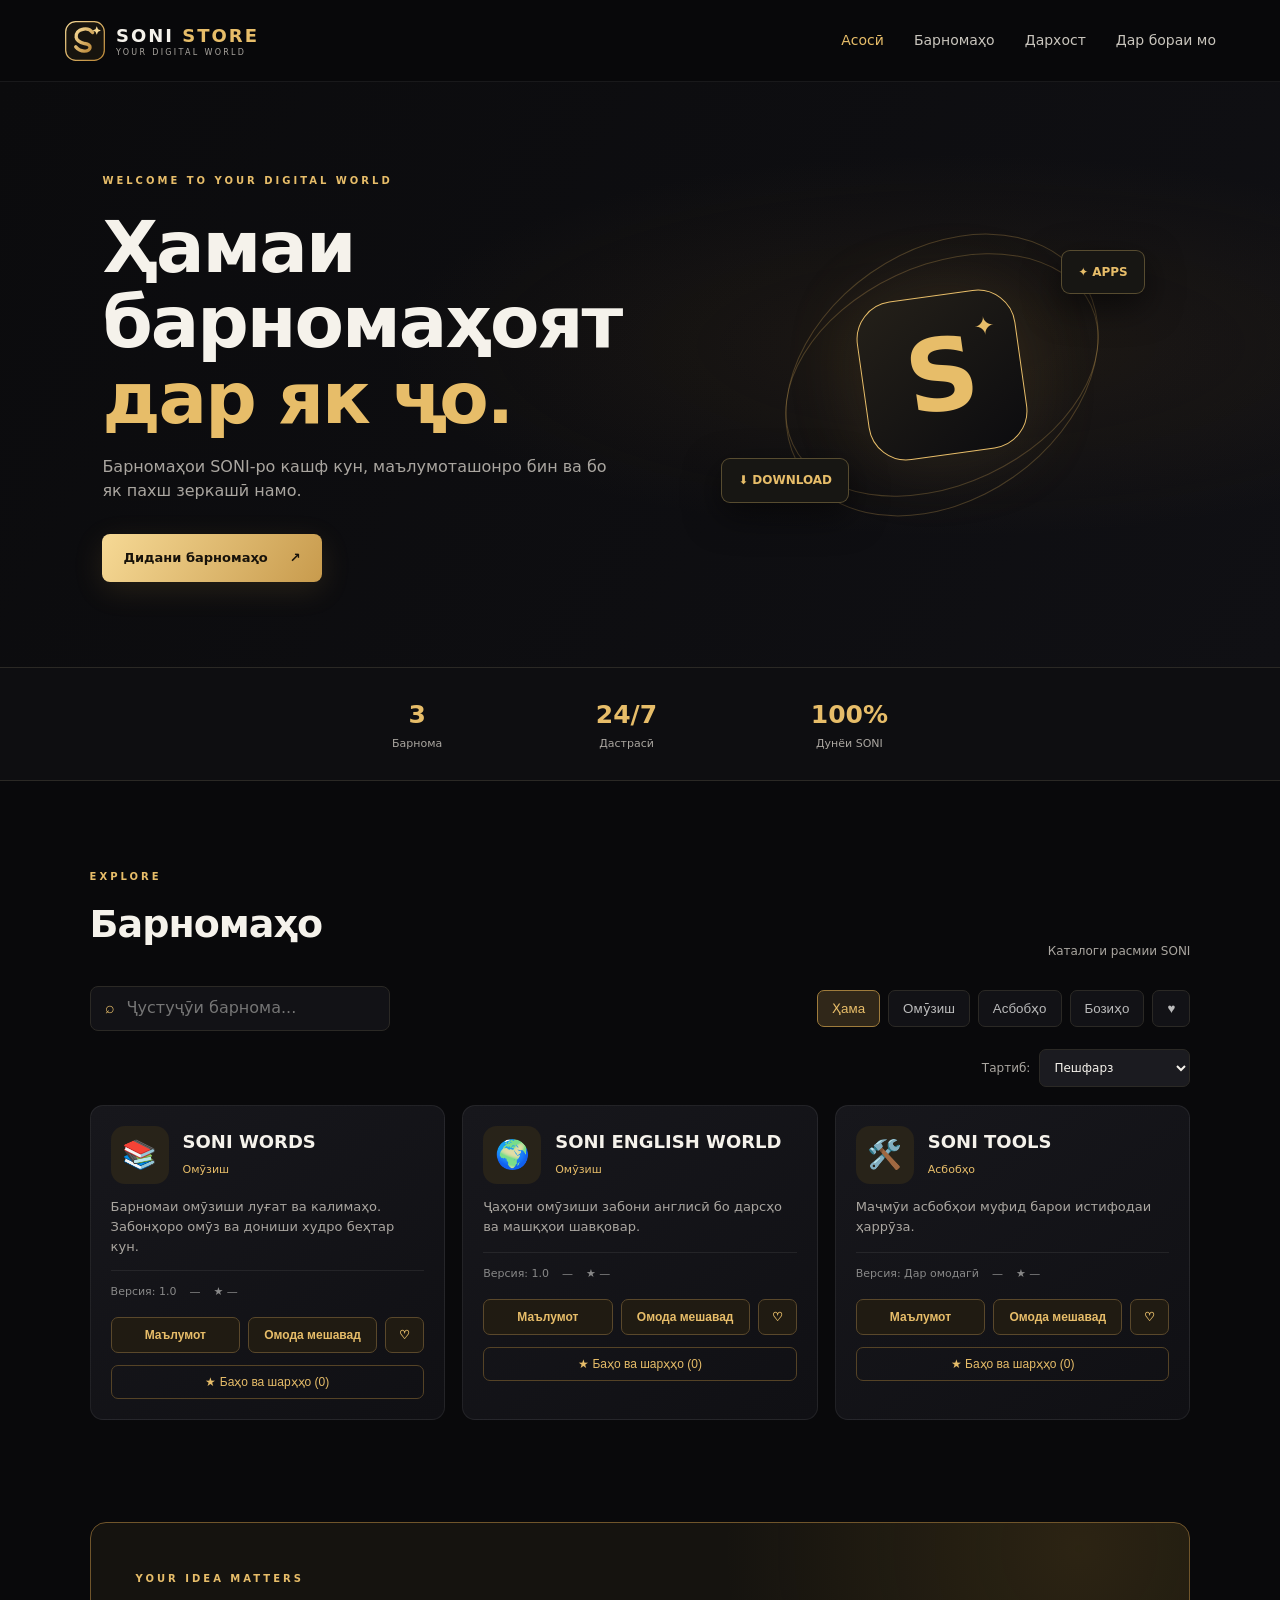
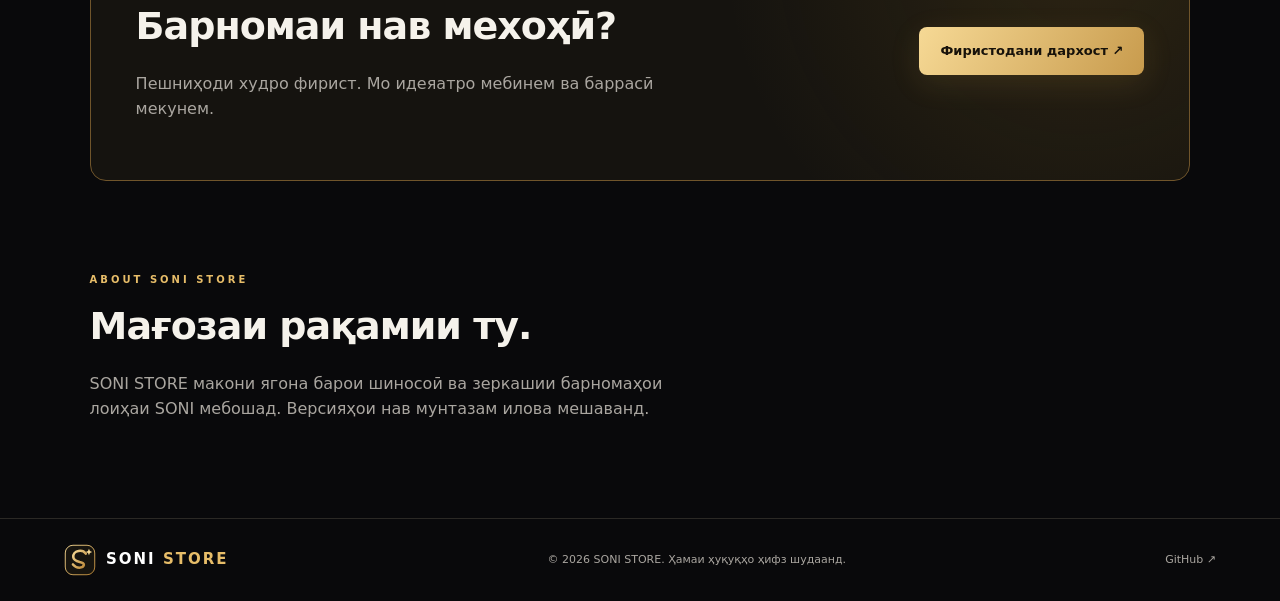
<file: index.html>
<!doctype html>
<html lang="tg">
<head>
  <meta charset="utf-8">
  <meta name="viewport" content="width=device-width, initial-scale=1">
  <meta name="theme-color" content="#0b0b0d">
  <title>SONI STORE — Барномаҳои рақамӣ</title>
  <link rel="icon" href="assets/favicon.svg" type="image/svg+xml">
  <link rel="stylesheet" href="styles.css">
</head>
<body>
  <header class="topbar">
    <a class="brand" href="#" aria-label="SONI STORE">
      <img src="assets/logo.svg" alt="" width="42" height="42">
      <span>SONI <b>STORE</b><small>YOUR DIGITAL WORLD</small></span>
    </a>
    <button class="menu-btn" id="menuBtn" aria-label="Кушодани меню">☰</button>
    <nav id="nav">
      <a class="active" href="#home">Асосӣ</a>
      <a href="#apps">Барномаҳо</a>
      <a href="#request">Дархост</a>
      <a href="#about">Дар бораи мо</a>
    </nav>
  </header>

  <main id="home">
    <section class="hero">
      <div class="hero-copy">
        <span class="eyebrow">WELCOME TO YOUR DIGITAL WORLD</span>
        <h1>Ҳамаи барномаҳоят<br><em>дар як ҷо.</em></h1>
        <p>Барномаҳои SONI-ро кашф кун, маълумоташонро бин ва бо як пахш зеркашӣ намо.</p>
        <a class="primary-btn" href="#apps">Дидани барномаҳо <span>↗</span></a>
      </div>
      <div class="hero-art" aria-hidden="true">
        <div class="orbit orbit-one"></div><div class="orbit orbit-two"></div>
        <div class="store-mark">S<span>✦</span></div>
        <div class="float-card card-a">✦ <b>APPS</b></div>
        <div class="float-card card-b">⬇ <b>DOWNLOAD</b></div>
      </div>
    </section>

    <section class="stats">
      <div><strong id="appCount">0</strong><span>Барнома</span></div>
      <div><strong>24/7</strong><span>Дастрасӣ</span></div>
      <div><strong>100%</strong><span>Дунёи SONI</span></div>
    </section>

    <section class="section" id="apps">
      <div class="section-heading">
        <div><span class="eyebrow">EXPLORE</span><h2>Барномаҳо</h2></div>
        <span class="section-note">Каталоги расмии SONI</span>
      </div>
      <div class="toolbar">
        <label class="search"><span>⌕</span><input id="searchInput" type="search" placeholder="Ҷустуҷӯи барнома..."></label>
        <div class="filters" id="filters">
          <button class="filter active" data-category="Ҳама">Ҳама</button>
          <button class="filter" data-category="Омӯзиш">Омӯзиш</button>
          <button class="filter" data-category="Асбобҳо">Асбобҳо</button>
          <button class="filter" data-category="Бозиҳо">Бозиҳо</button>
          <button class="filter" data-category="Дӯстдошта">♥</button>
        </div>
      </div>
      <div class="sort-row"><label for="sortSelect">Тартиб:</label><select id="sortSelect"><option value="default">Пешфарз</option><option value="name">Аз рӯи ном</option><option value="rating">Рейтинги баланд</option></select></div>
      <div class="app-grid" id="appGrid"><div class="loading">Каталог бор шуда истодааст...</div></div>
    </section>

    <section class="request-section" id="request">
      <div><span class="eyebrow">YOUR IDEA MATTERS</span><h2>Барномаи нав мехоҳӣ?</h2><p>Пешниҳоди худро фирист. Мо идеяатро мебинем ва баррасӣ мекунем.</p></div>
      <a class="primary-btn" id="requestLink" href="https://github.com/SoniOfficial/soni-store/issues/new/choose" target="_blank" rel="noopener">Фиристодани дархост ↗</a>
    </section>

    <section class="section about" id="about">
      <span class="eyebrow">ABOUT SONI STORE</span><h2>Мағозаи рақамии ту.</h2>
      <p>SONI STORE макони ягона барои шиносоӣ ва зеркашии барномаҳои лоиҳаи SONI мебошад. Версияҳои нав мунтазам илова мешаванд.</p>
    </section>
  </main>

  <footer><a class="brand small-brand" href="#"><img src="assets/logo.svg" alt="" width="32" height="32"><span>SONI <b>STORE</b></span></a><span>© <span id="year"></span> SONI STORE. Ҳамаи ҳуқуқҳо ҳифз шудаанд.</span><a href="https://github.com/SoniOfficial" target="_blank" rel="noopener">GitHub ↗</a></footer>

  <dialog id="appDialog" class="app-dialog"><button class="close-dialog" id="closeDialog" aria-label="Пӯшидан">×</button><div id="dialogContent"></div></dialog>
  <dialog id="reviewDialog" class="app-dialog"><button class="close-dialog" id="closeReviewDialog" aria-label="Пӯшидан">×</button><div id="reviewContent"></div></dialog>
  <script src="app.js"></script>
</body>
</html>
</file>
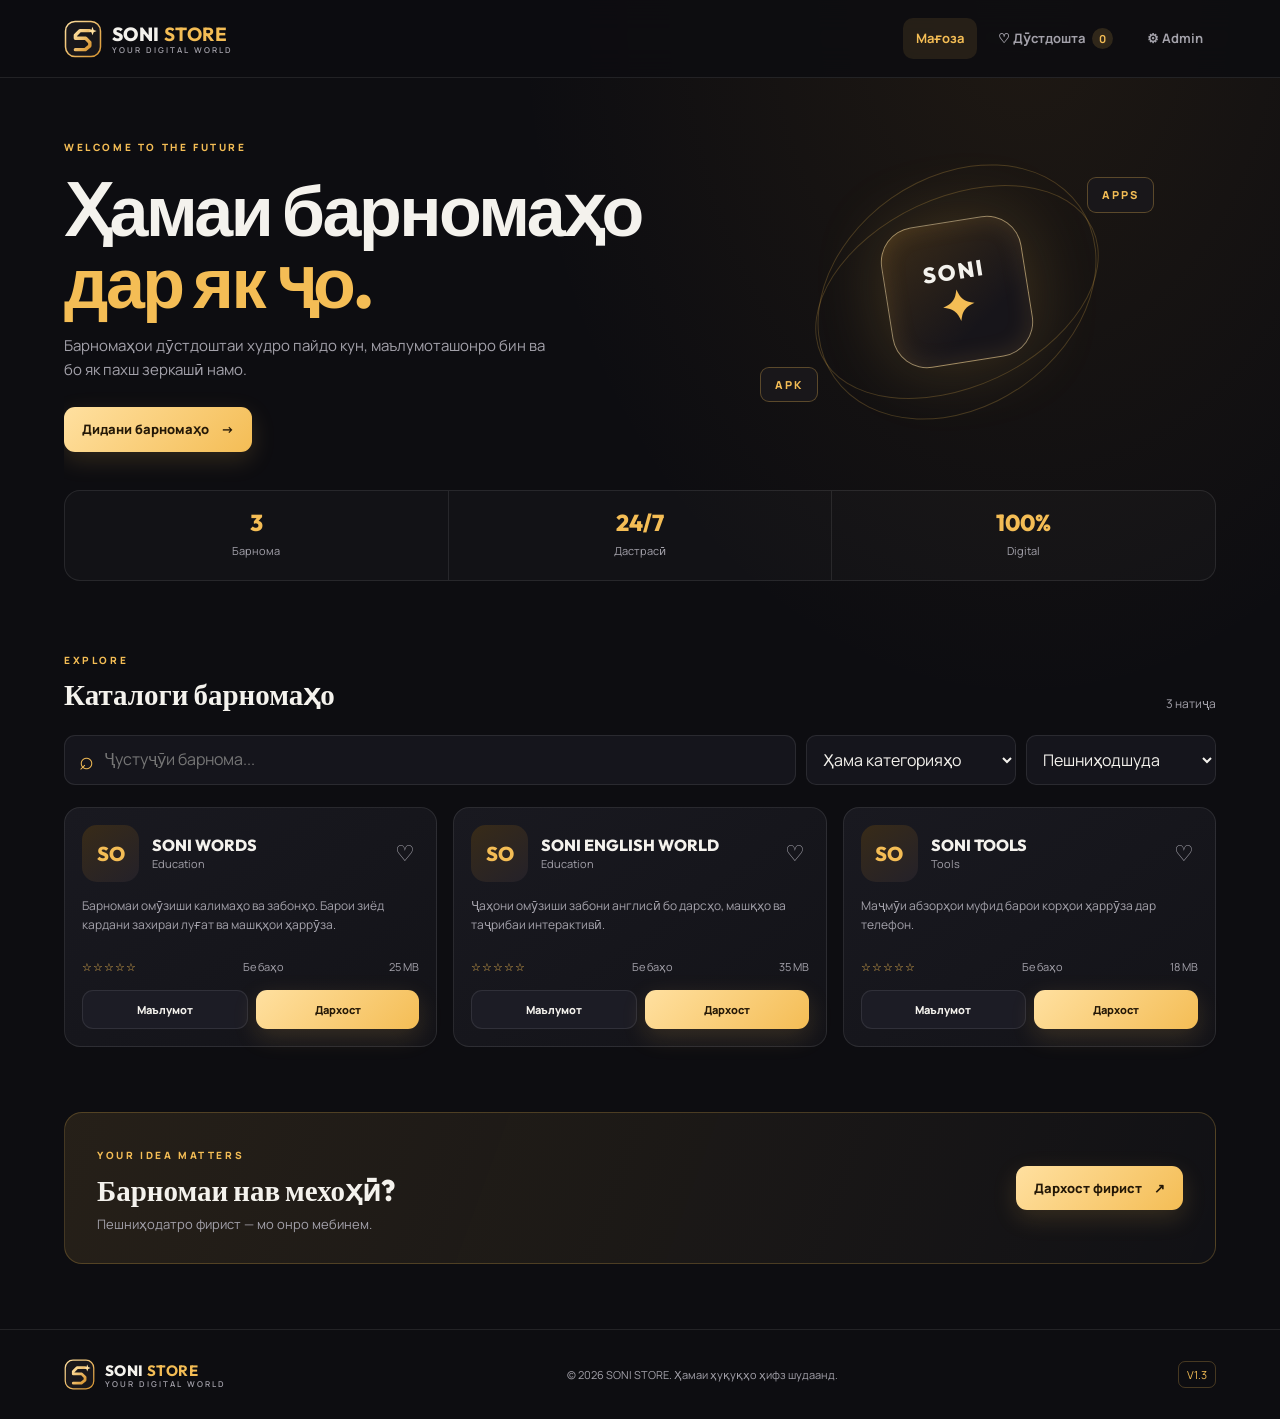
<file: SONI_STORE_V1_3/index.html>
<!doctype html>
<html lang="tg">
<head>
  <meta charset="utf-8">
  <meta name="viewport" content="width=device-width, initial-scale=1">
  <meta name="theme-color" content="#101014">
  <meta name="description" content="SONI STORE — мағозаи барномаҳои рақамӣ">
  <title>SONI STORE — Apps Marketplace</title>
  <link rel="icon" href="assets/favicon.svg" type="image/svg+xml">
  <link rel="stylesheet" href="styles.css">
</head>
<body>
  <header class="topbar">
    <a class="brand" href="#" aria-label="SONI STORE Home">
      <img src="assets/logo.svg" alt="" class="brand-logo">
      <span>SONI <b>STORE</b><small>YOUR DIGITAL WORLD</small></span>
    </a>
    <nav class="top-actions" aria-label="Навигатсия">
      <button class="nav-btn active" id="homeNav" type="button">Мағоза</button>
      <button class="nav-btn" id="favoritesNav" type="button">♡ Дӯстдошта <span id="favoriteCount" class="count">0</span></button>
      <button class="nav-btn admin-nav" id="adminNav" type="button">⚙ Admin</button>
    </nav>
  </header>

  <main class="container">
    <section class="hero">
      <div class="hero-copy">
        <span class="eyebrow">WELCOME TO THE FUTURE</span>
        <h1>Ҳамаи барномаҳо<br><span>дар як ҷо.</span></h1>
        <p>Барномаҳои дӯстдоштаи худро пайдо кун, маълумоташонро бин ва бо як пахш зеркашӣ намо.</p>
        <a class="primary-btn hero-btn" href="#catalog">Дидани барномаҳо <span>→</span></a>
      </div>
      <div class="hero-art" aria-hidden="true">
        <div class="orbit orbit-one"></div><div class="orbit orbit-two"></div>
        <div class="app-cube"><span>SONI</span><b>✦</b></div>
        <span class="float-chip chip-one">APPS</span><span class="float-chip chip-two">APK</span>
      </div>
    </section>

    <section class="stats-row" aria-label="Маълумоти мағоза">
      <div><strong id="totalApps">0</strong><span>Барнома</span></div>
      <div><strong>24/7</strong><span>Дастрасӣ</span></div>
      <div><strong>100%</strong><span>Digital</span></div>
    </section>

    <section class="catalog-section" id="catalog">
      <div class="section-heading">
        <div><span class="eyebrow">EXPLORE</span><h2 id="catalogTitle">Каталоги барномаҳо</h2></div>
        <span class="result-label" id="resultCount">0 натиҷа</span>
      </div>
      <div class="toolbar">
        <label class="search-box"><span>⌕</span><input id="searchInput" type="search" placeholder="Ҷустуҷӯи барнома..." autocomplete="off"></label>
        <select id="categoryFilter" aria-label="Категория"><option value="all">Ҳама категорияҳо</option></select>
        <select id="sortSelect" aria-label="Ҷобаҷогузорӣ">
          <option value="featured">Пешниҳодшуда</option><option value="name">Аз рӯи ном</option><option value="rating">Рейтинги баланд</option><option value="newest">Навтарин</option>
        </select>
      </div>
      <div id="appsGrid" class="apps-grid" aria-live="polite"></div>
      <div id="emptyState" class="empty-state hidden"><span>⌕</span><h3>Ҳеҷ барнома ёфт нашуд</h3><p>Калимаи ҷустуҷӯ ё категорияро иваз кун.</p><button id="resetFilters" class="secondary-btn" type="button">Тоза кардани филтрҳо</button></div>
    </section>

    <section class="request-banner">
      <div><span class="eyebrow">YOUR IDEA MATTERS</span><h2>Барномаи нав мехоҳӣ?</h2><p>Пешниҳодатро фирист — мо онро мебинем.</p></div>
      <a id="requestLink" class="primary-btn" href="https://github.com/SoniOfficial/soni-store/issues/new" target="_blank" rel="noopener">Дархост фирист <span>↗</span></a>
    </section>
  </main>

  <footer class="footer"><a class="brand footer-brand" href="#"><img src="assets/logo.svg" alt=""><span>SONI <b>STORE</b><small>YOUR DIGITAL WORLD</small></span></a><p>© <span id="year"></span> SONI STORE. Ҳамаи ҳуқуқҳо ҳифз шудаанд.</p><span class="version-tag">V1.3</span></footer>

  <dialog id="detailDialog" class="dialog">
    <button class="dialog-close" data-close="detailDialog" aria-label="Пӯшидан">×</button>
    <div id="detailContent"></div>
  </dialog>

  <dialog id="reviewDialog" class="dialog small-dialog">
    <button class="dialog-close" data-close="reviewDialog" aria-label="Пӯшидан">×</button>
    <h2>Баҳо ва шарҳ</h2>
    <form id="reviewForm">
      <input type="hidden" id="reviewAppId">
      <label>Рейтинг</label><select id="reviewRating" required><option value="5">★★★★★ — Аъло</option><option value="4">★★★★☆ — Хуб</option><option value="3">★★★☆☆ — Миёна</option><option value="2">★★☆☆☆ — Бад</option><option value="1">★☆☆☆☆ — Хеле бад</option></select>
      <label>Номи шумо</label><input id="reviewName" maxlength="30" placeholder="Меҳмон">
      <label>Шарҳ</label><textarea id="reviewText" rows="4" maxlength="500" placeholder="Назари худро навис..." required></textarea>
      <button class="primary-btn full-btn" type="submit">Интишори шарҳ</button>
    </form>
    <p class="fine-print">Шарҳҳо дар ҳамин браузер нигоҳ дошта мешаванд.</p>
  </dialog>

  <dialog id="adminDialog" class="dialog admin-dialog">
    <button class="dialog-close" data-close="adminDialog" aria-label="Пӯшидан">×</button>
    <div class="admin-heading"><div><span class="eyebrow">CONTROL CENTER</span><h2>Admin Panel</h2><p>Барномаҳо ва каталоги мағозаро идора кун.</p></div><span class="admin-lock">⚙</span></div>
    <div class="admin-notice"><b>Муҳим:</b> ин панели браузерӣ аст. Барои нашри тағйирот, JSON-ро экспорт карда, файли <code>data/apps.json</code>-ро дар GitHub иваз ва commit/push кун. Парол ё GitHub token дар сайт нигоҳ дошта намешавад.</div>
    <form id="appForm" class="admin-form">
      <input type="hidden" id="editAppId">
      <div class="form-grid">
        <label>Номи барнома *<input id="appName" required maxlength="60" placeholder="SONI WORDS"></label>
        <label>ID (англисӣ) *<input id="appId" required pattern="[a-zA-Z0-9_-]+" placeholder="soni-words"></label>
        <label>Категория *<input id="appCategory" required maxlength="35" placeholder="Education"></label>
        <label>Версия<input id="appVersion" maxlength="20" placeholder="1.0.0"></label>
        <label>Андоза<input id="appSize" maxlength="20" placeholder="25 MB"></label>
        <label>Таҳиягар<input id="appDeveloper" maxlength="50" placeholder="SoniOfficial"></label>
        <label class="wide">Тавсиф *<textarea id="appDescription" required rows="3" maxlength="500" placeholder="Дар бораи барнома..."></textarea></label>
        <label class="wide">URL-и APK<input id="appDownload" type="url" placeholder="https://github.com/.../releases/download/.../app.apk"></label>
        <label class="wide">URL-и тасвир (ихтиёрӣ)<input id="appIcon" type="url" placeholder="https://.../icon.png"></label>
        <label class="wide">URL-и саҳифа / маълумоти иловагӣ<input id="appWebsite" type="url" placeholder="https://..."></label>
      </div>
      <div class="form-actions"><button class="primary-btn" type="submit" id="saveAppBtn">+ Иловаи барнома</button><button class="secondary-btn" type="button" id="clearFormBtn">Тоза кардан</button></div>
    </form>
    <div class="admin-tools"><h3>Идоракунии каталог</h3><div class="tool-buttons"><button class="secondary-btn" id="exportBtn" type="button">↓ Export JSON</button><label class="secondary-btn import-label">↑ Import JSON<input id="importInput" type="file" accept=".json,application/json" hidden></label><button class="secondary-btn" id="resetDataBtn" type="button">Барқарор кардани намуна</button></div></div>
    <div class="admin-list-wrap"><h3>Барномаҳо <span id="adminCount" class="count">0</span></h3><div id="adminList" class="admin-list"></div></div>
  </dialog>

  <div id="toast" class="toast" role="status" aria-live="polite"></div>
  <script src="app.js" defer></script>
</body>
</html>
</file>
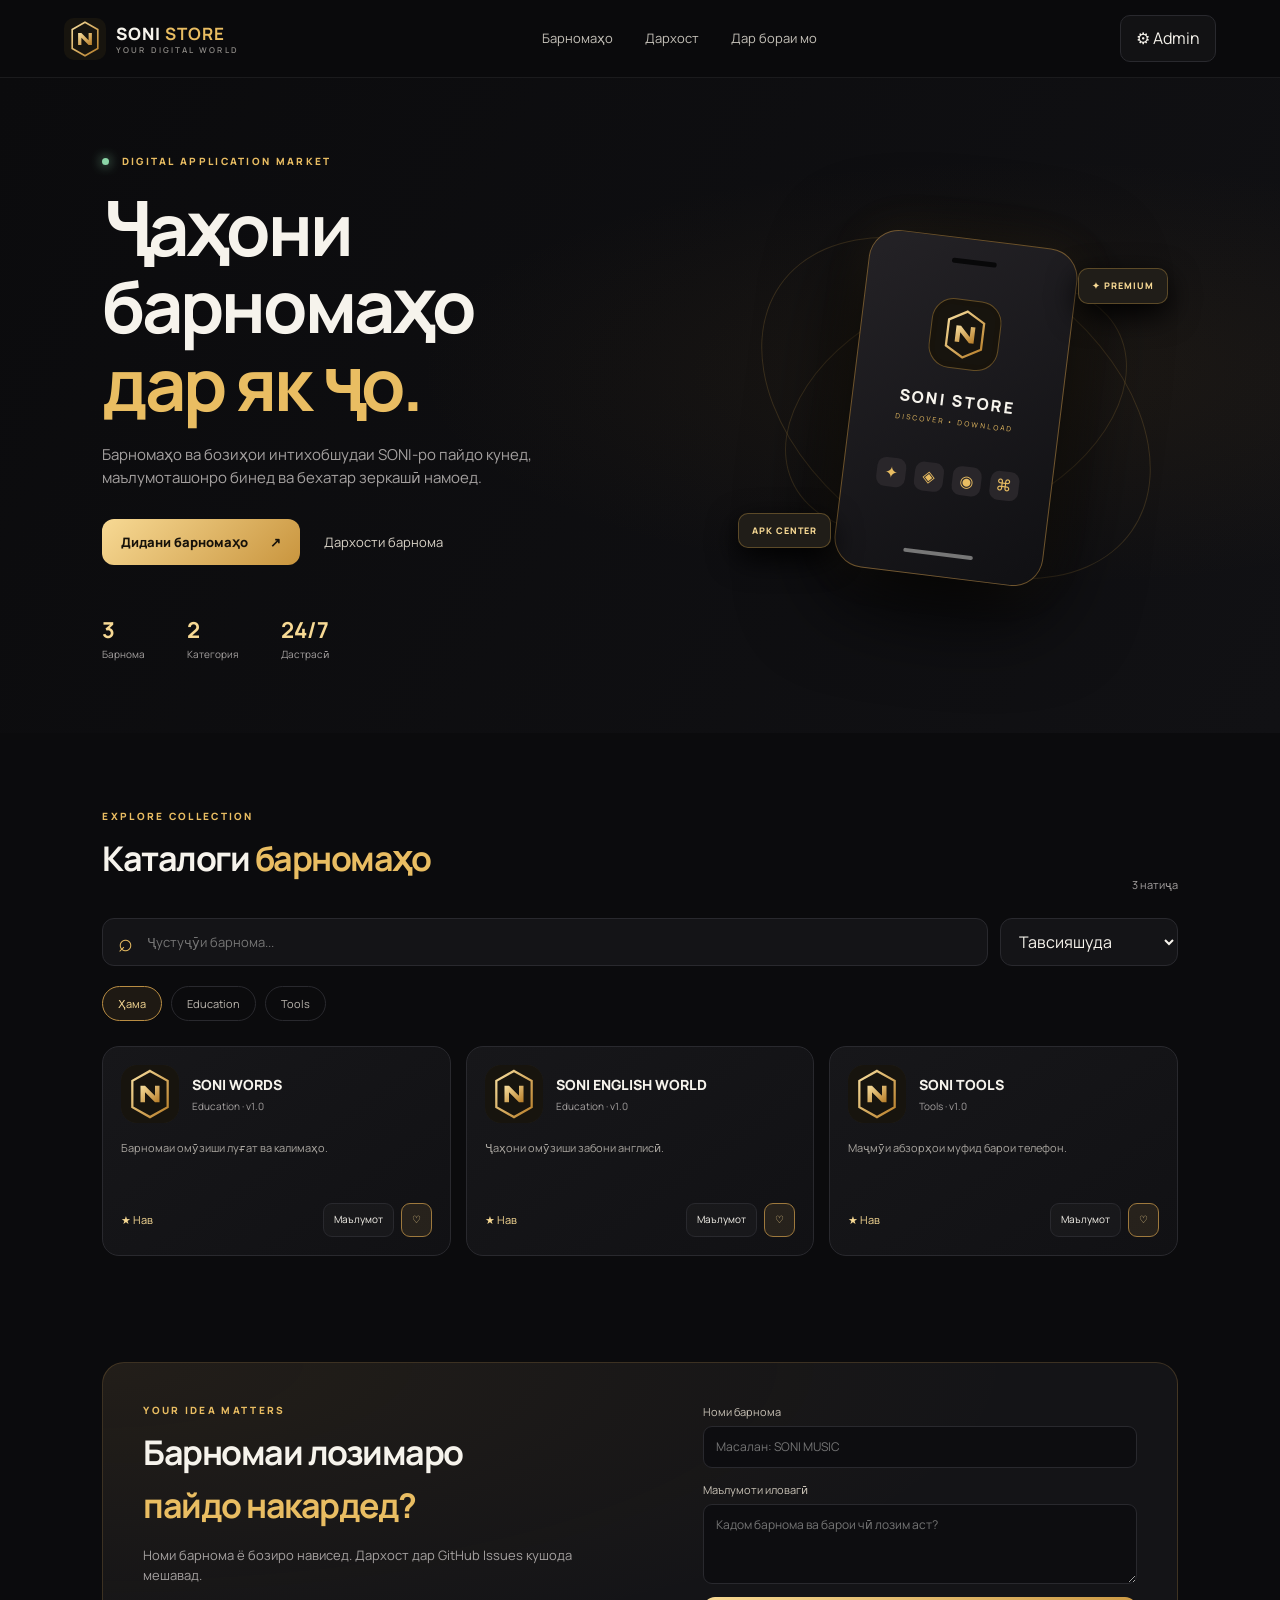
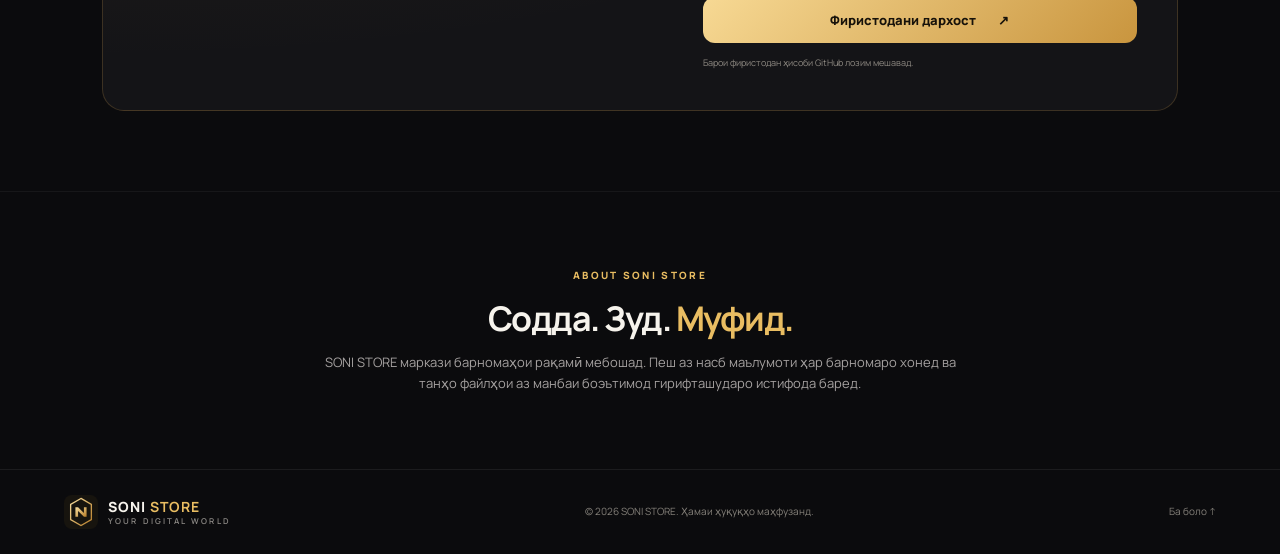
<file: SONI_STORE_V1_4/index.html>
<!doctype html>
<html lang="tg">
<head>
  <meta charset="utf-8">
  <meta name="viewport" content="width=device-width, initial-scale=1">
  <meta name="theme-color" content="#0b0b0d">
  <meta name="description" content="SONI STORE — мағозаи барномаҳо ва бозиҳои рақамӣ.">
  <title>SONI STORE — Download Center</title>
  <link rel="icon" href="assets/favicon.svg" type="image/svg+xml">
  <link rel="stylesheet" href="styles.css">
</head>
<body>
  <header class="topbar">
    <a class="brand" href="#" aria-label="SONI STORE home">
      <img src="assets/logo.svg" alt="" width="42" height="42">
      <span>SONI <b>STORE</b><small>YOUR DIGITAL WORLD</small></span>
    </a>
    <nav class="nav">
      <a href="#catalog">Барномаҳо</a>
      <a href="#requests">Дархост</a>
      <a href="#about">Дар бораи мо</a>
    </nav>
    <button class="icon-btn mobile-menu" id="menuToggle" aria-label="Меню">☰</button>
    <button class="admin-open" id="adminOpen">⚙ Admin</button>
  </header>

  <main>
    <section class="hero">
      <div class="hero-copy">
        <div class="eyebrow"><span class="pulse"></span> DIGITAL APPLICATION MARKET</div>
        <h1>Ҷаҳони барномаҳо<br><em>дар як ҷо.</em></h1>
        <p>Барномаҳо ва бозиҳои интихобшудаи SONI-ро пайдо кунед, маълумоташонро бинед ва бехатар зеркашӣ намоед.</p>
        <div class="hero-actions">
          <a class="primary-btn" href="#catalog">Дидани барномаҳо <span>↗</span></a>
          <a class="text-link" href="#requests">Дархости барнома</a>
        </div>
        <div class="hero-stats">
          <div><strong id="statApps">0</strong><span>Барнома</span></div>
          <div><strong id="statCategories">0</strong><span>Категория</span></div>
          <div><strong>24/7</strong><span>Дастрасӣ</span></div>
        </div>
      </div>
      <div class="hero-art" aria-hidden="true">
        <div class="orbit orbit-one"></div><div class="orbit orbit-two"></div>
        <div class="hero-phone">
          <div class="phone-camera"></div>
          <div class="phone-logo"><img src="assets/logo.svg" alt=""></div>
          <div class="phone-title">SONI STORE</div>
          <div class="phone-sub">DISCOVER • DOWNLOAD</div>
          <div class="phone-apps"><i>✦</i><i>◈</i><i>◉</i><i>⌘</i></div>
          <div class="phone-line"></div>
        </div>
        <span class="float-chip chip-a">✦ PREMIUM</span><span class="float-chip chip-b">APK CENTER</span>
      </div>
    </section>

    <section class="catalog-section" id="catalog">
      <div class="section-head">
        <div><div class="eyebrow">EXPLORE COLLECTION</div><h2>Каталоги <em>барномаҳо</em></h2></div>
        <span class="result-count" id="resultCount">0 натиҷа</span>
      </div>
      <div class="toolbar">
        <label class="search-box"><span>⌕</span><input id="searchInput" type="search" placeholder="Ҷустуҷӯи барнома..." autocomplete="off"></label>
        <select id="sortSelect" aria-label="Ҷобаҷогузорӣ">
          <option value="featured">Тавсияшуда</option><option value="name">Аз рӯи ном</option><option value="rating">Рейтинги баланд</option><option value="newest">Навтарин</option>
        </select>
      </div>
      <div class="category-row" id="categoryRow"></div>
      <div class="app-grid" id="appGrid" aria-live="polite"></div>
      <div class="empty-state hidden" id="emptyState"><div>⌕</div><h3>Ҳеҷ натиҷа ёфт нашуд</h3><p>Калимаи дигарро ҷустуҷӯ кунед ё филтрро иваз намоед.</p></div>
      <div class="recent-wrap hidden" id="recentWrap"><div class="section-head compact"><h2>Ба наздикӣ дидашуда</h2><button class="subtle-btn" id="clearRecent">Пок кардан</button></div><div class="recent-list" id="recentList"></div></div>
    </section>

    <section class="request-section" id="requests">
      <div class="request-card">
        <div><div class="eyebrow">YOUR IDEA MATTERS</div><h2>Барномаи лозимаро<br><em>пайдо накардед?</em></h2><p>Номи барнома ё бозиро нависед. Дархост дар GitHub Issues кушода мешавад.</p></div>
        <form id="requestForm" class="request-form">
          <label>Номи барнома<input id="requestName" required maxlength="90" placeholder="Масалан: SONI MUSIC"></label>
          <label>Маълумоти иловагӣ<textarea id="requestDetails" rows="3" maxlength="500" placeholder="Кадом барнома ва барои чӣ лозим аст?"></textarea></label>
          <button class="primary-btn" type="submit">Фиристодани дархост <span>↗</span></button>
          <small>Барои фиристодан ҳисоби GitHub лозим мешавад.</small>
        </form>
      </div>
    </section>

    <section class="about-section" id="about">
      <div class="eyebrow">ABOUT SONI STORE</div><h2>Содда. Зуд. <em>Муфид.</em></h2>
      <p>SONI STORE маркази барномаҳои рақамӣ мебошад. Пеш аз насб маълумоти ҳар барномаро хонед ва танҳо файлҳои аз манбаи боэътимод гирифташударо истифода баред.</p>
    </section>
  </main>

  <footer><a class="brand footer-brand" href="#"><img src="assets/logo.svg" alt="" width="34"><span>SONI <b>STORE</b><small>YOUR DIGITAL WORLD</small></span></a><span>© <span id="year"></span> SONI STORE. Ҳамаи ҳуқуқҳо маҳфузанд.</span><a href="#catalog">Ба боло ↑</a></footer>

  <div class="modal hidden" id="detailModal" role="dialog" aria-modal="true" aria-labelledby="detailTitle">
    <div class="modal-backdrop" data-close="detail"></div><article class="modal-panel detail-panel"><button class="close-btn" data-close="detail" aria-label="Пӯшидан">×</button><div id="detailContent"></div></article>
  </div>

  <div class="modal hidden" id="adminModal" role="dialog" aria-modal="true" aria-labelledby="adminTitle">
    <div class="modal-backdrop" data-close="admin"></div>
    <article class="modal-panel admin-panel">
      <button class="close-btn" data-close="admin" aria-label="Пӯшидан">×</button>
      <div class="eyebrow">STORE MANAGEMENT</div><h2 id="adminTitle">Admin <em>Panel</em></h2>
      <p class="admin-warning">Ин панели маҳаллӣ аст. Тағйирот аввал дар ҳамин браузер нигоҳ дошта мешавад. Барои нашри умумӣ файли JSON-ро содир карда, ба GitHub бор кунед.</p>
      <div class="admin-actions"><button class="outline-btn" id="exportBtn">↓ Export apps.json</button><label class="outline-btn file-label">↑ Import JSON<input type="file" id="importFile" accept=".json,application/json"></label><button class="outline-btn danger-outline" id="resetBtn">Барқарор кардани аслӣ</button></div>
      <form id="appForm" class="admin-form">
        <input type="hidden" id="editId">
        <div class="form-grid">
          <label>Номи барнома *<input id="appName" required maxlength="80"></label>
          <label>Категория *<input id="appCategory" required maxlength="40" placeholder="Tools, Games..."></label>
          <label>Версия<input id="appVersion" maxlength="20" placeholder="1.0.0"></label>
          <label>Ҳаҷм<input id="appSize" maxlength="20" placeholder="25 MB"></label>
          <label>Истеҳсолкунанда<input id="appDeveloper" maxlength="60"></label>
          <label>URL-и APK<input id="appDownload" type="url" placeholder="https://..."></label>
        </div>
        <label>URL-и нишона<input id="appIcon" type="url" placeholder="https://... ё assets/..."></label>
        <label>Тавсиф<textarea id="appDescription" rows="3" maxlength="600"></textarea></label>
        <label>URL-и скриншотҳо (ҳар сатр як URL)<textarea id="appScreenshots" rows="2" placeholder="https://..."></textarea></label>
        <div class="form-actions"><button class="primary-btn" type="submit" id="saveAppBtn">+ Нигоҳ доштан</button><button class="outline-btn hidden" type="button" id="cancelEdit">Бекор кардан</button></div>
      </form>
      <h3 class="admin-list-title">Барномаҳои мавҷуда</h3><div id="adminList" class="admin-list"></div>
    </article>
  </div>
  <div class="toast" id="toast" role="status"></div>
  <script src="app.js"></script>
</body>
</html>
</file>
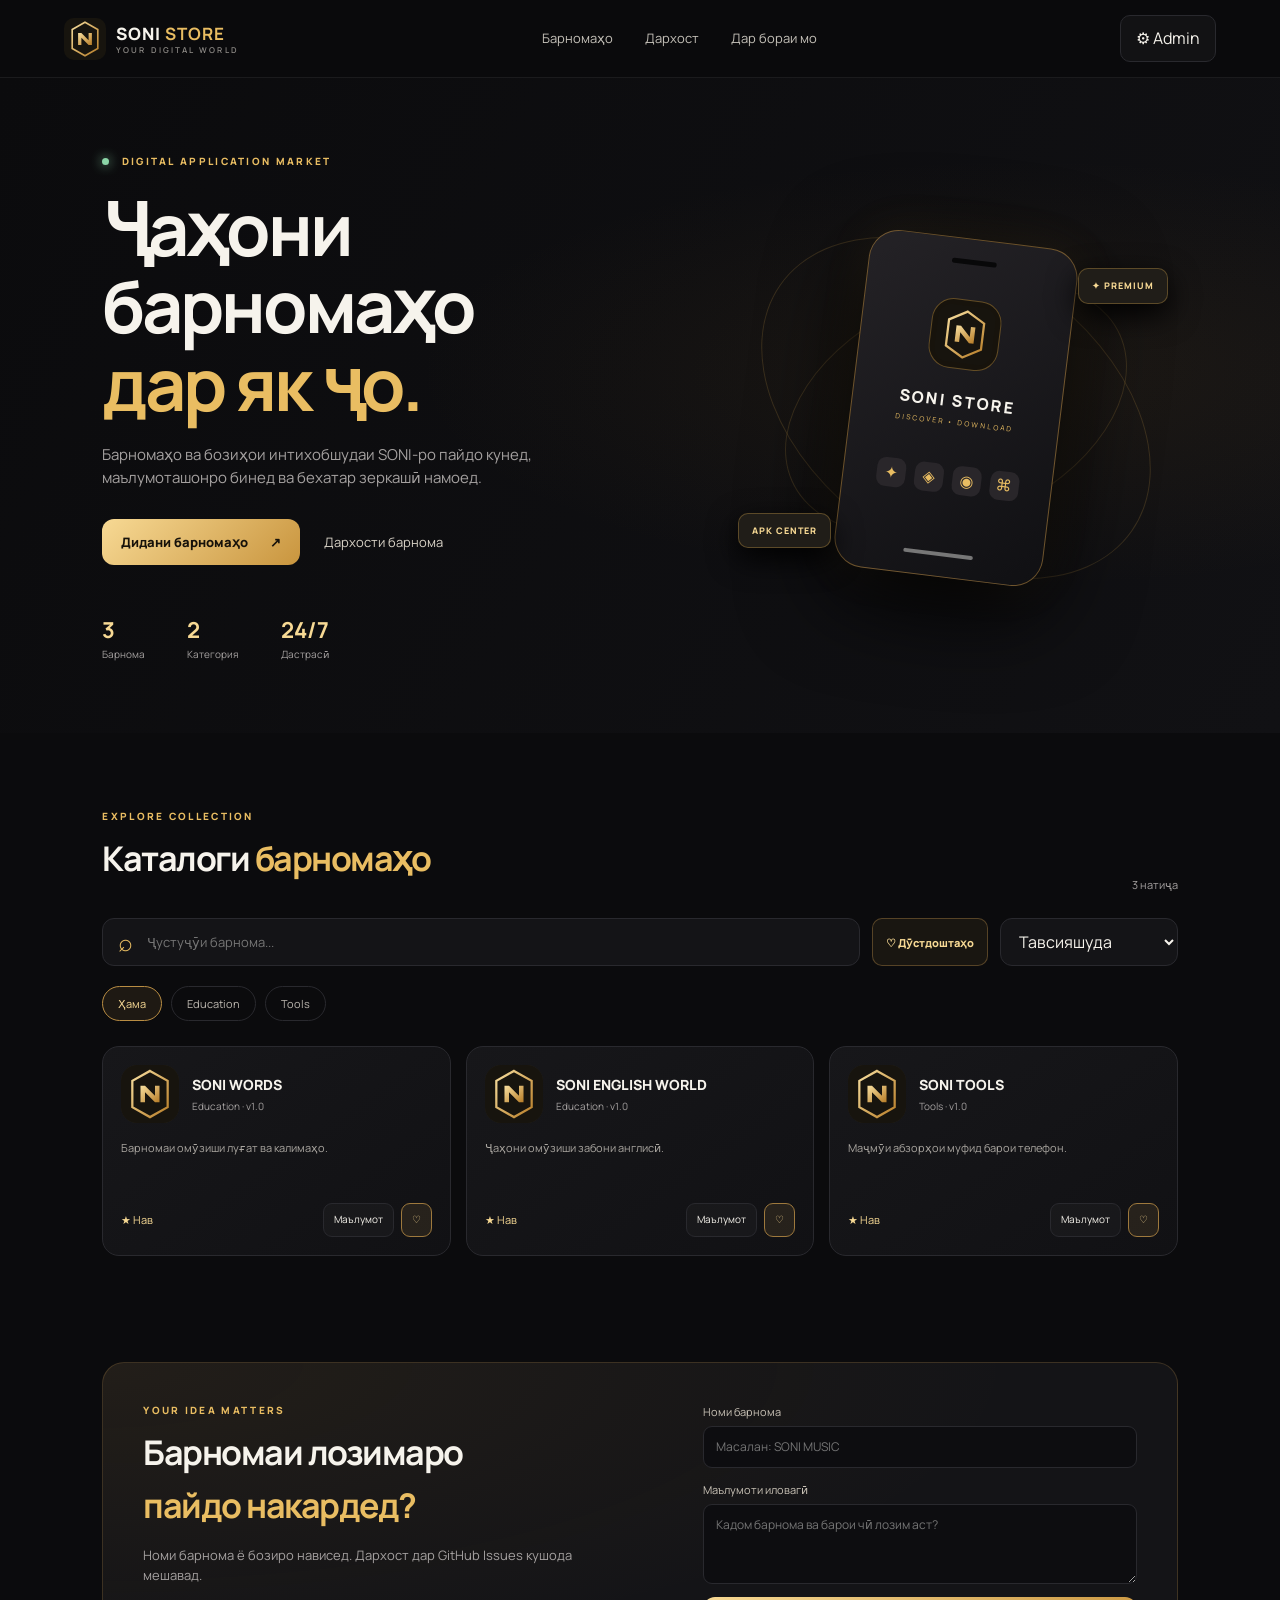
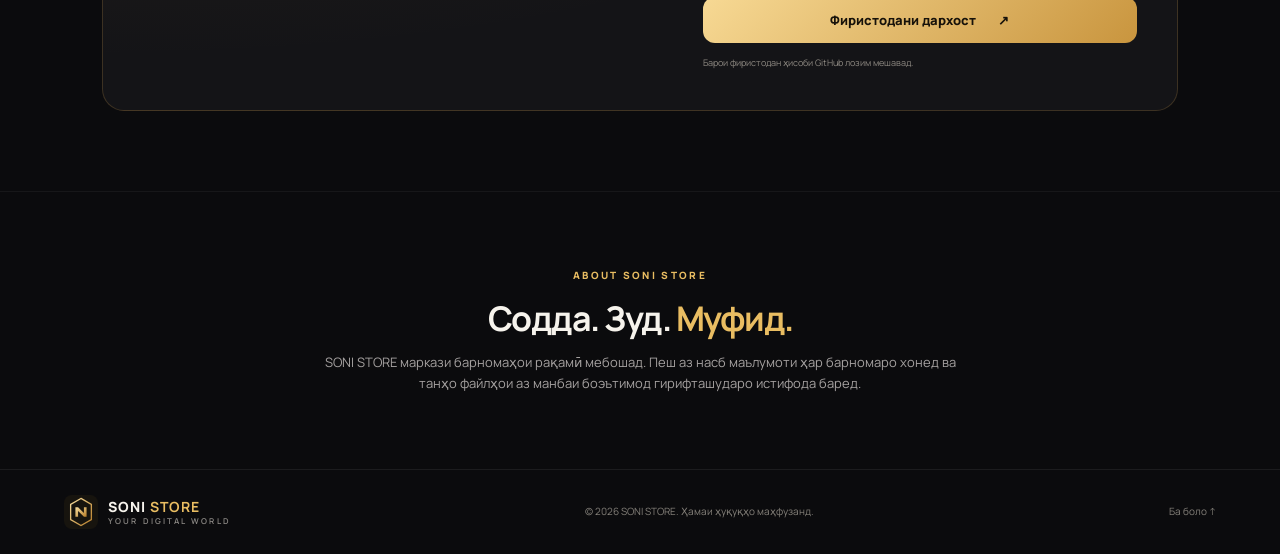
<file: SONI_STORE_V1_5/index.html>
<!doctype html>
<html lang="tg">
<head>
  <meta charset="utf-8">
  <meta name="viewport" content="width=device-width, initial-scale=1">
  <meta name="theme-color" content="#0b0b0d">
  <meta name="description" content="SONI STORE — мағозаи барномаҳо ва бозиҳои рақамӣ.">
  <title>SONI STORE — Download Center</title>
  <link rel="icon" href="assets/favicon.svg" type="image/svg+xml">
  <link rel="manifest" href="manifest.webmanifest">
  <meta name="apple-mobile-web-app-capable" content="yes">
  <meta name="apple-mobile-web-app-status-bar-style" content="black-translucent">
  <link rel="stylesheet" href="styles.css">
</head>
<body>
  <header class="topbar">
    <a class="brand" href="#" aria-label="SONI STORE home">
      <img src="assets/logo.svg" alt="" width="42" height="42">
      <span>SONI <b>STORE</b><small>YOUR DIGITAL WORLD</small></span>
    </a>
    <nav class="nav">
      <a href="#catalog">Барномаҳо</a>
      <a href="#requests">Дархост</a>
      <a href="#about">Дар бораи мо</a>
    </nav>
    <button class="icon-btn mobile-menu" id="menuToggle" aria-label="Меню">☰</button>
    <div class="header-actions"><button class="install-open hidden" id="installBtn">↓ Насб</button><button class="admin-open" id="adminOpen">⚙ Admin</button></div>
  </header>

  <main>
    <section class="hero">
      <div class="hero-copy">
        <div class="eyebrow"><span class="pulse"></span> DIGITAL APPLICATION MARKET</div>
        <h1>Ҷаҳони барномаҳо<br><em>дар як ҷо.</em></h1>
        <p>Барномаҳо ва бозиҳои интихобшудаи SONI-ро пайдо кунед, маълумоташонро бинед ва бехатар зеркашӣ намоед.</p>
        <div class="hero-actions">
          <a class="primary-btn" href="#catalog">Дидани барномаҳо <span>↗</span></a>
          <a class="text-link" href="#requests">Дархости барнома</a>
        </div>
        <div class="hero-stats">
          <div><strong id="statApps">0</strong><span>Барнома</span></div>
          <div><strong id="statCategories">0</strong><span>Категория</span></div>
          <div><strong>24/7</strong><span>Дастрасӣ</span></div>
        </div>
      </div>
      <div class="hero-art" aria-hidden="true">
        <div class="orbit orbit-one"></div><div class="orbit orbit-two"></div>
        <div class="hero-phone">
          <div class="phone-camera"></div>
          <div class="phone-logo"><img src="assets/logo.svg" alt=""></div>
          <div class="phone-title">SONI STORE</div>
          <div class="phone-sub">DISCOVER • DOWNLOAD</div>
          <div class="phone-apps"><i>✦</i><i>◈</i><i>◉</i><i>⌘</i></div>
          <div class="phone-line"></div>
        </div>
        <span class="float-chip chip-a">✦ PREMIUM</span><span class="float-chip chip-b">APK CENTER</span>
      </div>
    </section>

    <section class="catalog-section" id="catalog">
      <div class="section-head">
        <div><div class="eyebrow">EXPLORE COLLECTION</div><h2>Каталоги <em>барномаҳо</em></h2></div>
        <span class="result-count" id="resultCount">0 натиҷа</span>
      </div>
      <div class="toolbar">
        <label class="search-box"><span>⌕</span><input id="searchInput" type="search" placeholder="Ҷустуҷӯи барнома..." autocomplete="off"></label>
        <button class="favorite-filter" id="favoriteFilter" aria-pressed="false">♡ Дӯстдоштаҳо</button>
        <select id="sortSelect" aria-label="Ҷобаҷогузорӣ">
          <option value="featured">Тавсияшуда</option><option value="name">Аз рӯи ном</option><option value="rating">Рейтинги баланд</option><option value="newest">Навтарин</option>
        </select>
      </div>
      <div class="category-row" id="categoryRow"></div>
      <div class="app-grid" id="appGrid" aria-live="polite"></div>
      <div class="empty-state hidden" id="emptyState"><div>⌕</div><h3>Ҳеҷ натиҷа ёфт нашуд</h3><p>Калимаи дигарро ҷустуҷӯ кунед ё филтрро иваз намоед.</p></div>
      <div class="recent-wrap hidden" id="recentWrap"><div class="section-head compact"><h2>Ба наздикӣ дидашуда</h2><button class="subtle-btn" id="clearRecent">Пок кардан</button></div><div class="recent-list" id="recentList"></div></div>
    </section>

    <section class="request-section" id="requests">
      <div class="request-card">
        <div><div class="eyebrow">YOUR IDEA MATTERS</div><h2>Барномаи лозимаро<br><em>пайдо накардед?</em></h2><p>Номи барнома ё бозиро нависед. Дархост дар GitHub Issues кушода мешавад.</p></div>
        <form id="requestForm" class="request-form">
          <label>Номи барнома<input id="requestName" required maxlength="90" placeholder="Масалан: SONI MUSIC"></label>
          <label>Маълумоти иловагӣ<textarea id="requestDetails" rows="3" maxlength="500" placeholder="Кадом барнома ва барои чӣ лозим аст?"></textarea></label>
          <button class="primary-btn" type="submit">Фиристодани дархост <span>↗</span></button>
          <small>Барои фиристодан ҳисоби GitHub лозим мешавад.</small>
        </form>
      </div>
    </section>

    <section class="about-section" id="about">
      <div class="eyebrow">ABOUT SONI STORE</div><h2>Содда. Зуд. <em>Муфид.</em></h2>
      <p>SONI STORE маркази барномаҳои рақамӣ мебошад. Пеш аз насб маълумоти ҳар барномаро хонед ва танҳо файлҳои аз манбаи боэътимод гирифташударо истифода баред.</p>
    </section>
  </main>

  <footer><a class="brand footer-brand" href="#"><img src="assets/logo.svg" alt="" width="34"><span>SONI <b>STORE</b><small>YOUR DIGITAL WORLD</small></span></a><span>© <span id="year"></span> SONI STORE. Ҳамаи ҳуқуқҳо маҳфузанд.</span><a href="#catalog">Ба боло ↑</a></footer>

  <div class="modal hidden" id="detailModal" role="dialog" aria-modal="true" aria-labelledby="detailTitle">
    <div class="modal-backdrop" data-close="detail"></div><article class="modal-panel detail-panel"><button class="close-btn" data-close="detail" aria-label="Пӯшидан">×</button><div id="detailContent"></div></article>
  </div>

  <div class="modal hidden" id="adminModal" role="dialog" aria-modal="true" aria-labelledby="adminTitle">
    <div class="modal-backdrop" data-close="admin"></div>
    <article class="modal-panel admin-panel">
      <button class="close-btn" data-close="admin" aria-label="Пӯшидан">×</button>
      <div class="eyebrow">STORE MANAGEMENT</div><h2 id="adminTitle">Admin <em>Panel</em></h2>
      <p class="admin-warning">Ин панели маҳаллӣ аст. Тағйирот аввал дар ҳамин браузер нигоҳ дошта мешавад. Барои нашри умумӣ файли JSON-ро содир карда, ба GitHub бор кунед.</p>
      <div class="admin-actions"><button class="outline-btn" id="exportBtn">↓ Export apps.json</button><label class="outline-btn file-label">↑ Import JSON<input type="file" id="importFile" accept=".json,application/json"></label><button class="outline-btn danger-outline" id="resetBtn">Барқарор кардани аслӣ</button></div>
      <form id="appForm" class="admin-form">
        <input type="hidden" id="editId">
        <div class="form-grid">
          <label>Номи барнома *<input id="appName" required maxlength="80"></label>
          <label>Категория *<input id="appCategory" required maxlength="40" placeholder="Tools, Games..."></label>
          <label>Версия<input id="appVersion" maxlength="20" placeholder="1.0.0"></label>
          <label>Ҳаҷм<input id="appSize" maxlength="20" placeholder="25 MB"></label>
          <label>Истеҳсолкунанда<input id="appDeveloper" maxlength="60"></label>
          <label>URL-и APK<input id="appDownload" type="url" placeholder="https://..."></label>
        </div>
        <label>URL-и нишона<input id="appIcon" type="url" placeholder="https://... ё assets/..."></label>
        <label>Тавсиф<textarea id="appDescription" rows="3" maxlength="600"></textarea></label>
        <label>URL-и скриншотҳо (ҳар сатр як URL)<textarea id="appScreenshots" rows="2" placeholder="https://..."></textarea></label>
        <div class="form-actions"><button class="primary-btn" type="submit" id="saveAppBtn">+ Нигоҳ доштан</button><button class="outline-btn hidden" type="button" id="cancelEdit">Бекор кардан</button></div>
      </form>
      <h3 class="admin-list-title">Барномаҳои мавҷуда</h3><div id="adminList" class="admin-list"></div>
    </article>
  </div>
  <div class="toast" id="toast" role="status"></div>
  <script src="app.js"></script>
</body>
</html>
</file>
<file: styles.css>
:root{--bg:#09090b;--panel:#121216;--panel2:#19191f;--gold:#e7bd69;--gold2:#f6d995;--text:#f5f2eb;--muted:#aaa6a0;--line:#2b2925}
*{box-sizing:border-box}html{scroll-behavior:smooth}body{margin:0;background:var(--bg);color:var(--text);font-family:Inter,system-ui,-apple-system,"Segoe UI",sans-serif;line-height:1.55}a{color:inherit;text-decoration:none}.topbar{height:82px;padding:0 max(5vw,22px);display:flex;align-items:center;justify-content:space-between;border-bottom:1px solid #ffffff12;background:#09090beF;position:sticky;top:0;z-index:5;backdrop-filter:blur(18px)}.brand{display:flex;align-items:center;gap:10px;font-size:18px;letter-spacing:2px;font-weight:800}.brand img{display:block}.brand b{color:var(--gold)}.brand small{display:block;font-size:8px;letter-spacing:2.3px;color:var(--muted);font-weight:500;margin-top:-3px}.topbar nav{display:flex;gap:30px;color:#c9c5bd;font-size:14px}.topbar nav a:hover,.topbar nav .active{color:var(--gold)}.menu-btn{display:none;background:none;color:white;border:0;font-size:25px}.hero{min-height:520px;padding:85px max(8vw,24px);display:grid;grid-template-columns:1.1fr .9fr;align-items:center;gap:30px;background:radial-gradient(ellipse at 75% 45%,#5a411c33,transparent 42%),linear-gradient(120deg,#0b0b0d,#101014)}.eyebrow{color:var(--gold);font-size:10px;letter-spacing:3px;font-weight:800}.hero h1{font-size:clamp(42px,6vw,72px);line-height:1.05;letter-spacing:-2px;margin:18px 0}.hero h1 em{font-style:normal;color:var(--gold)}.hero p{max-width:510px;color:var(--muted);font-size:16px;margin-bottom:30px}.primary-btn{display:inline-flex;gap:22px;align-items:center;background:linear-gradient(120deg,var(--gold2),#c89b4d);color:#17120a;padding:14px 21px;border-radius:8px;font-weight:800;font-size:13px;box-shadow:0 8px 30px #d3a64b22}.primary-btn:hover{transform:translateY(-2px)}.hero-art{height:340px;position:relative;display:grid;place-items:center}.orbit{position:absolute;border:1px solid #d8ae5b44;border-radius:50%;transform:rotate(-25deg)}.orbit-one{width:330px;height:220px}.orbit-two{width:250px;height:340px;transform:rotate(55deg)}.store-mark{width:160px;height:160px;border:1px solid var(--gold);border-radius:38px;display:grid;place-items:center;font-size:100px;font-weight:900;color:var(--gold);background:linear-gradient(145deg,#242019,#0c0c0f);box-shadow:0 0 80px #d5a64b22;transform:rotate(-8deg)}.store-mark span{font-size:25px;position:absolute;right:20px;top:18px}.float-card{position:absolute;padding:12px 16px;border:1px solid #d9b66b55;background:#171613;border-radius:9px;color:var(--gold);font-size:12px;box-shadow:0 12px 35px #0008}.card-a{top:45px;right:7%}.card-b{bottom:42px;left:3%}.stats{display:flex;justify-content:center;gap:clamp(45px,12vw,170px);padding:28px 15px;border-block:1px solid var(--line);background:#0e0e11}.stats div{display:flex;flex-direction:column;text-align:center}.stats strong{font-size:25px;color:var(--gold)}.stats span{font-size:11px;color:var(--muted)}.section{padding:82px max(7vw,22px)}.section-heading{display:flex;justify-content:space-between;align-items:end;margin-bottom:25px}.section h2,.request-section h2{font-size:38px;letter-spacing:-1px;margin:7px 0}.section-note{font-size:12px;color:var(--muted)}.toolbar{display:flex;gap:18px;justify-content:space-between;align-items:center;margin-bottom:26px;flex-wrap:wrap}.search{display:flex;align-items:center;gap:10px;background:var(--panel);border:1px solid var(--line);border-radius:8px;padding:0 14px;min-width:min(100%,300px);height:45px;color:var(--gold)}.search input{background:none;border:0;outline:0;color:white;width:100%;font:inherit}.filters{display:flex;gap:8px;flex-wrap:wrap}.filter{background:var(--panel);border:1px solid var(--line);border-radius:7px;color:#bbb;padding:10px 14px;cursor:pointer}.filter.active,.filter:hover{background:#302719;border-color:#9f7c3c;color:var(--gold)}.app-grid{display:grid;grid-template-columns:repeat(3,1fr);gap:17px}.app-card{background:linear-gradient(145deg,#17171c,#101014);border:1px solid #ffffff12;border-radius:13px;padding:20px;transition:.2s;min-width:0}.app-card:hover{border-color:#b38b4a88;transform:translateY(-4px)}.app-top{display:flex;align-items:center;gap:14px}.app-icon{width:58px;height:58px;border-radius:14px;background:#282319;display:grid;place-items:center;font-size:28px;color:var(--gold);flex-shrink:0}.app-card h3{margin:0;font-size:18px}.app-card .category{font-size:11px;color:var(--gold)}.app-card p{font-size:13px;color:var(--muted);min-height:42px}.card-meta{display:flex;gap:13px;color:#888;font-size:11px;border-top:1px solid #ffffff12;padding-top:12px}.card-actions{display:flex;gap:8px;margin-top:17px}.card-actions button,.card-actions a{flex:1;text-align:center;border:1px solid #5a482b;background:#201b12;color:var(--gold);padding:10px;border-radius:7px;font-size:12px;font-weight:700;cursor:pointer}.card-actions .download{background:var(--gold);color:#17120a;border-color:var(--gold)}.favorite{width:39px!important;flex:0 0 39px!important}.favorite.saved{color:#ff8c9b}.loading,.empty{grid-column:1/-1;text-align:center;padding:45px;color:var(--muted)}.request-section{margin:20px max(7vw,22px) 65px;padding:42px 45px;border:1px solid #70552b;background:radial-gradient(circle at 90% 10%,#9c76252b,transparent 35%),#15130f;border-radius:16px;display:flex;justify-content:space-between;align-items:center;gap:25px}.request-section p,.about p{color:var(--muted);max-width:600px}.about{padding-top:20px;padding-bottom:80px}.about h2{margin-bottom:5px}footer{border-top:1px solid var(--line);padding:25px max(5vw,22px);display:flex;align-items:center;justify-content:space-between;gap:18px;color:var(--muted);font-size:11px}.small-brand{font-size:15px;color:white}.app-dialog{width:min(600px,calc(100% - 28px));background:#141418;color:var(--text);border:1px solid #806333;border-radius:15px;padding:30px;box-shadow:0 20px 100px #000c}.app-dialog::backdrop{background:#000b;backdrop-filter:blur(5px)}.close-dialog{float:right;background:none;border:0;color:white;font-size:28px;cursor:pointer}.dialog-icon{font-size:45px}.dialog-meta{display:flex;gap:15px;flex-wrap:wrap;color:var(--gold);font-size:12px}.screenshots{display:flex;gap:10px;overflow:auto;margin:18px 0}.screenshots img{width:130px;height:220px;object-fit:cover;border-radius:8px;border:1px solid var(--line)}@media(max-width:760px){.topbar{height:70px}.menu-btn{display:block}.topbar nav{display:none;position:absolute;top:69px;left:0;right:0;background:#111114;padding:20px;flex-direction:column;gap:18px;border-bottom:1px solid var(--line)}.topbar nav.open{display:flex}.hero{grid-template-columns:1fr;padding-top:65px;padding-bottom:35px}.hero-art{height:260px}.store-mark{width:125px;height:125px;font-size:75px}.orbit-one{width:260px;height:175px}.orbit-two{height:260px;width:190px}.app-grid{grid-template-columns:repeat(2,1fr)}.request-section{margin-inline:20px;padding:28px;align-items:flex-start;flex-direction:column}.section{padding-top:60px;padding-bottom:60px}footer{flex-wrap:wrap}}@media(max-width:480px){.app-grid{grid-template-columns:1fr}.hero h1{font-size:48px}.stats{gap:35px}.section-heading{align-items:flex-start;flex-direction:column}.section-note{margin-top:5px}.request-section h2{font-size:30px}}

.sort-row{display:flex;justify-content:flex-end;align-items:center;gap:9px;margin:-8px 0 18px;color:var(--muted);font-size:12px}.sort-row select,.review-form select,.review-form input,.review-form textarea{background:#1b1b20;border:1px solid var(--line);border-radius:7px;color:var(--text);padding:10px;font:inherit}.review-link{margin-top:12px;width:100%;background:transparent;border:1px solid #554326;color:var(--gold);border-radius:7px;padding:9px;cursor:pointer;font-size:12px}.review-link:hover{background:#2a2114}.review-form{display:grid;gap:9px;margin:18px 0 25px}.review-form label{font-size:12px;color:var(--gold);margin-top:4px}.review-form textarea{min-height:90px;resize:vertical}.review-form .primary-btn{border:0;justify-self:start;cursor:pointer}.review-list{display:grid;gap:10px}.review-list article{padding:13px;background:#1b1b20;border:1px solid var(--line);border-radius:8px}.review-list article p{margin:7px 0;color:#ddd}.review-list small,.muted,.notice{color:var(--muted);font-size:11px}.stars{float:right;color:var(--gold)}.notice{border-top:1px solid var(--line);padding-top:12px;margin-top:18px}
</file>
<file: SONI_STORE_V1_3/styles.css>
@import url('https://fonts.googleapis.com/css2?family=Manrope:wght@400;500;600;700;800&family=Outfit:wght@500;600;700;800&display=swap');
:root{--bg:#0d0d11;--panel:#15151c;--panel2:#1c1c25;--text:#f4f2ed;--muted:#a3a1aa;--gold:#f4bd55;--gold2:#ffe0a0;--line:rgba(255,255,255,.09);--green:#6ee7a0;--red:#ff7777;--radius:18px;--shadow:0 18px 55px rgba(0,0,0,.35)}
*{box-sizing:border-box}
html{scroll-behavior:smooth}
body{margin:0;background:radial-gradient(ellipse at 80% 0%,rgba(174,119,35,.11),transparent 35%),var(--bg);color:var(--text);font-family:Manrope,Arial,sans-serif;line-height:1.6}
button,input,select,textarea{font:inherit}
button,a{-webkit-tap-highlight-color:transparent}
a{color:inherit;text-decoration:none}
button{cursor:pointer}
.topbar{height:78px;padding:0 max(5vw,20px);display:flex;align-items:center;justify-content:space-between;border-bottom:1px solid var(--line);background:rgba(13,13,17,.88);backdrop-filter:blur(16px);position:sticky;top:0;z-index:10}
.brand{display:flex;align-items:center;gap:10px;font:800 19px Outfit,sans-serif;letter-spacing:.4px}
.brand-logo{width:38px;height:38px}.brand b{color:var(--gold)}.brand small{display:block;font:600 8px Manrope,sans-serif;color:var(--muted);letter-spacing:2px;margin-top:-2px}
.top-actions{display:flex;align-items:center;gap:8px}.nav-btn{border:0;background:transparent;color:var(--muted);padding:10px 13px;border-radius:10px;font-size:13px;font-weight:700}.nav-btn:hover,.nav-btn.active{background:rgba(244,189,85,.1);color:var(--gold)}.count{display:inline-flex;align-items:center;justify-content:center;min-width:21px;height:21px;padding:0 6px;border-radius:20px;background:rgba(244,189,85,.15);color:var(--gold);font-size:11px;margin-left:4px}
.container{width:min(1160px,90%);margin:auto}
.hero{min-height:390px;display:grid;grid-template-columns:1.1fr .9fr;align-items:center;padding:55px 0 30px;overflow:hidden}
.eyebrow{font-size:10px;font-weight:800;letter-spacing:2.6px;color:var(--gold)}
.hero h1{font:800 clamp(42px,6vw,70px)/1.04 Outfit,sans-serif;letter-spacing:-2.5px;margin:15px 0}.hero h1 span{color:var(--gold)}
.hero p{color:var(--muted);max-width:490px;font-size:15px;margin:0 0 25px}
.primary-btn,.secondary-btn{display:inline-flex;align-items:center;justify-content:center;gap:12px;border:0;border-radius:11px;padding:12px 18px;font-weight:800;font-size:13px;transition:transform .2s,filter .2s}.primary-btn{background:linear-gradient(135deg,var(--gold2),var(--gold));color:#241807;box-shadow:0 8px 24px rgba(244,189,85,.16)}.primary-btn:hover,.secondary-btn:hover{transform:translateY(-2px);filter:brightness(1.07)}.secondary-btn{background:var(--panel2);color:var(--text);border:1px solid var(--line)}
.hero-art{height:290px;position:relative;display:grid;place-items:center}.orbit{position:absolute;border:1px solid rgba(244,189,85,.22);border-radius:50%;transform:rotate(-25deg)}.orbit-one{width:300px;height:190px}.orbit-two{width:230px;height:300px;transform:rotate(55deg)}.app-cube{width:142px;height:142px;border-radius:35px;background:linear-gradient(145deg,#3b2c18,#17151a 70%);border:1px solid rgba(255,224,160,.55);box-shadow:0 0 70px rgba(244,189,85,.19),inset 0 0 25px rgba(244,189,85,.13);display:flex;flex-direction:column;align-items:center;justify-content:center;transform:rotate(-9deg);font:800 22px Outfit;letter-spacing:2px}.app-cube b{font-size:42px;color:var(--gold);line-height:1}.float-chip{position:absolute;padding:8px 14px;border:1px solid rgba(244,189,85,.3);border-radius:9px;background:#19171a;color:var(--gold);font-size:11px;font-weight:800;letter-spacing:2px}.chip-one{top:30px;right:12%}.chip-two{bottom:35px;left:12%}
.stats-row{display:flex;gap:0;border:1px solid var(--line);border-radius:16px;background:rgba(255,255,255,.025);margin:8px 0 65px}.stats-row div{flex:1;text-align:center;padding:17px;border-right:1px solid var(--line)}.stats-row div:last-child{border:0}.stats-row strong{display:block;font:800 23px Outfit;color:var(--gold)}.stats-row span{font-size:11px;color:var(--muted)}
.catalog-section{padding-bottom:65px}.section-heading{display:flex;align-items:end;justify-content:space-between;margin-bottom:22px}.section-heading h2,.request-banner h2{font:800 29px Outfit;margin:5px 0 0}.result-label{font-size:12px;color:var(--muted)}
.toolbar{display:grid;grid-template-columns:1fr 210px 190px;gap:10px;margin-bottom:22px}.search-box{display:flex;align-items:center;gap:10px;background:var(--panel);border:1px solid var(--line);border-radius:11px;padding:0 14px}.search-box span{font-size:25px;color:var(--gold)}.search-box input{border:0!important;background:transparent!important;padding-left:0!important;outline:0!important}.toolbar select,.admin-form input,.admin-form textarea,.admin-form select,.dialog input,.dialog textarea,.dialog select{width:100%;background:var(--panel);border:1px solid var(--line);color:var(--text);border-radius:10px;padding:12px;outline:none}.toolbar select:focus,input:focus,textarea:focus,select:focus{border-color:rgba(244,189,85,.7)!important}.toolbar select option,.dialog select option{background:#17171d}
.apps-grid{display:grid;grid-template-columns:repeat(3,minmax(0,1fr));gap:16px}.app-card{background:linear-gradient(145deg,#191920,#131318);border:1px solid var(--line);border-radius:16px;padding:17px;transition:.2s;min-width:0}.app-card:hover{transform:translateY(-4px);border-color:rgba(244,189,85,.35);box-shadow:var(--shadow)}.card-top{display:flex;align-items:center;gap:13px}.app-icon{width:57px;height:57px;flex:0 0 57px;border-radius:15px;background:linear-gradient(145deg,#382b18,#242129);display:grid;place-items:center;color:var(--gold);font:800 20px Outfit;overflow:hidden}.app-icon img{width:100%;height:100%;object-fit:cover}.app-title{font:800 16px Outfit;white-space:nowrap;overflow:hidden;text-overflow:ellipsis}.app-category{font-size:11px;color:var(--muted)}.favorite-btn{margin-left:auto;border:0;background:transparent;color:var(--muted);font-size:22px;padding:4px}.favorite-btn.selected{color:var(--gold)}.card-description{height:48px;overflow:hidden;color:var(--muted);font-size:12px;margin:14px 0}.card-meta{display:flex;justify-content:space-between;color:var(--muted);font-size:11px;margin-bottom:14px}.stars{color:var(--gold);letter-spacing:1px}.card-actions{display:flex;gap:8px}.card-actions>*{flex:1}.card-actions .primary-btn,.card-actions .secondary-btn{padding:10px 9px;font-size:11px}
.empty-state{text-align:center;padding:55px 15px;color:var(--muted)}.empty-state>span{font-size:40px;color:var(--gold)}.empty-state h3{color:var(--text);margin:8px 0}.hidden{display:none!important}
.request-banner{display:flex;align-items:center;justify-content:space-between;gap:20px;padding:28px 32px;border:1px solid rgba(244,189,85,.22);border-radius:18px;background:linear-gradient(110deg,rgba(244,189,85,.11),rgba(255,255,255,.02));margin-bottom:65px}.request-banner p{margin:5px 0 0;color:var(--muted);font-size:13px}
.footer{border-top:1px solid var(--line);padding:25px 5%;display:flex;align-items:center;justify-content:space-between;gap:15px;color:var(--muted);font-size:11px}.footer-brand{color:var(--text);font-size:15px}.footer-brand img{width:31px;height:31px}.version-tag{color:var(--gold);border:1px solid rgba(244,189,85,.25);padding:4px 8px;border-radius:7px}
.dialog{width:min(680px,92vw);max-height:88vh;overflow:auto;background:#14141b;color:var(--text);border:1px solid rgba(244,189,85,.24);border-radius:18px;padding:27px;box-shadow:0 25px 90px #000}.dialog::backdrop{background:rgba(0,0,0,.78);backdrop-filter:blur(5px)}.dialog-close{position:sticky;float:right;top:0;border:0;background:#292832;color:#fff;width:34px;height:34px;border-radius:50%;font-size:23px;z-index:2}.detail-head{display:flex;align-items:center;gap:17px;padding:10px 30px 20px 0}.detail-head .app-icon{width:75px;height:75px;flex-basis:75px}.detail-head h2{font:800 25px Outfit;margin:0}.detail-description{color:var(--muted);font-size:13px}.detail-meta{display:flex;flex-wrap:wrap;gap:9px;margin:18px 0}.meta-pill{padding:7px 10px;border-radius:8px;background:var(--panel2);font-size:11px;color:var(--muted)}.review-list{display:grid;gap:9px;margin:15px 0}.review-item{padding:12px;background:var(--panel2);border-radius:10px;font-size:12px}.review-item p{margin:4px 0;color:var(--muted)}.detail-actions{display:flex;gap:9px;flex-wrap:wrap;margin:18px 0}.small-dialog{width:min(450px,92vw)}.dialog form{display:grid;gap:10px}.dialog form label,.admin-form label{font-size:12px;color:var(--muted);font-weight:700}.dialog form input,.dialog form textarea,.dialog form select{margin-top:5px}.full-btn{width:100%;margin-top:8px}.fine-print{font-size:10px;color:var(--muted)}
.admin-dialog{width:min(850px,94vw)}.admin-heading{display:flex;justify-content:space-between;align-items:center}.admin-heading h2{font:800 29px Outfit;margin:3px 0}.admin-heading p{font-size:12px;color:var(--muted);margin:0 0 15px}.admin-lock{font-size:38px;color:var(--gold)}.admin-notice{padding:13px 15px;border-radius:10px;background:rgba(244,189,85,.08);border:1px solid rgba(244,189,85,.2);font-size:11px;color:#d5c6a7;margin:15px 0 20px}.admin-form{display:grid;gap:13px}.form-grid{display:grid;grid-template-columns:1fr 1fr;gap:12px}.form-grid label{display:grid;gap:5px}.form-grid .wide{grid-column:1/-1}.form-actions,.tool-buttons{display:flex;gap:9px;flex-wrap:wrap}.admin-tools,.admin-list-wrap{border-top:1px solid var(--line);margin-top:23px;padding-top:16px}.admin-tools h3,.admin-list-wrap h3{font:700 16px Outfit;margin:0 0 12px}.import-label{cursor:pointer}.admin-list{display:grid;gap:8px}.admin-row{display:flex;align-items:center;gap:10px;padding:10px;background:var(--panel);border-radius:10px}.admin-row-name{flex:1;min-width:0;font-size:12px;font-weight:800}.admin-row small{display:block;color:var(--muted);font-weight:400}.admin-row button{border:1px solid var(--line);border-radius:8px;background:var(--panel2);color:var(--text);padding:7px 9px;font-size:11px}.admin-row .delete-btn{color:var(--red)}.toast{position:fixed;bottom:22px;left:50%;transform:translate(-50%,20px);opacity:0;pointer-events:none;background:#f4bd55;color:#241807;padding:11px 18px;border-radius:10px;font-size:12px;font-weight:800;z-index:30;transition:.25s;max-width:90vw;text-align:center}.toast.show{opacity:1;transform:translate(-50%,0)}
@media(max-width:800px){.hero{grid-template-columns:1fr;padding-top:45px}.hero-art{height:220px;grid-row:1}.hero-copy{text-align:center}.hero-copy p{margin-left:auto;margin-right:auto}.apps-grid{grid-template-columns:repeat(2,minmax(0,1fr))}.toolbar{grid-template-columns:1fr 1fr}.search-box{grid-column:1/-1}.topbar{padding:0 4%;height:auto;min-height:70px;flex-wrap:wrap;gap:4px;padding-top:10px;padding-bottom:10px}.top-actions{width:100%;justify-content:center}.nav-btn{font-size:11px;padding:8px 10px}.stats-row{margin-bottom:45px}}
@media(max-width:520px){.container{width:92%}.apps-grid{grid-template-columns:1fr}.hero h1{font-size:48px}.hero-art{height:195px}.toolbar{grid-template-columns:1fr}.search-box{grid-column:auto}.section-heading h2{font-size:23px}.request-banner{align-items:flex-start;flex-direction:column;padding:23px}.footer{flex-wrap:wrap}.footer p{order:3;width:100%;margin:0}.form-grid{grid-template-columns:1fr}.form-grid .wide{grid-column:auto}.dialog{padding:20px}.admin-row{flex-wrap:wrap}.admin-row-name{flex-basis:60%}}
</file>
<file: SONI_STORE_V1_4/styles.css>
@import url('https://fonts.googleapis.com/css2?family=Manrope:wght@400;500;600;700;800&family=Plus+Jakarta+Sans:wght@400;500;600;700;800&display=swap');
:root{--bg:#0b0b0d;--panel:#141417;--panel2:#1b1b1f;--line:#29292e;--gold:#e9bd62;--gold2:#f7d994;--text:#f6f3ec;--muted:#a5a1a0;--green:#8bd5a7;--red:#e58c8c;--radius:20px}
*{box-sizing:border-box}html{scroll-behavior:smooth;scroll-padding-top:90px}body{margin:0;background:var(--bg);color:var(--text);font-family:Manrope,Arial,sans-serif;line-height:1.55}button,input,textarea,select{font:inherit}button,a{-webkit-tap-highlight-color:transparent}a{color:inherit;text-decoration:none}.topbar{height:78px;padding:0 max(5vw,22px);display:flex;align-items:center;justify-content:space-between;border-bottom:1px solid #ffffff12;background:#0b0b0deF;position:sticky;top:0;z-index:20;backdrop-filter:blur(18px)}.brand{display:flex;align-items:center;gap:10px;font-weight:800;letter-spacing:1px;font-size:17px}.brand img{object-fit:contain}.brand b{color:var(--gold)}.brand small{display:block;font-size:8px;letter-spacing:2.1px;color:#8c8985;font-weight:600;margin-top:-3px}.nav{display:flex;gap:32px;color:#c4c0b8;font-size:13px}.nav a:hover,.text-link:hover{color:var(--gold)}.admin-open,.icon-btn{background:#ffffff08;border:1px solid var(--line);color:var(--text);border-radius:10px;padding:10px 15px;cursor:pointer}.mobile-menu{display:none}
.hero{min-height:560px;padding:76px max(8vw,24px) 70px;display:grid;grid-template-columns:1.15fr .85fr;align-items:center;gap:30px;overflow:hidden;background:radial-gradient(ellipse at 80% 45%,#8c64251b,transparent 42%),linear-gradient(120deg,#0b0b0d,#111114)}.eyebrow{font-size:10px;letter-spacing:2.3px;color:var(--gold);font-weight:800}.pulse{display:inline-block;width:7px;height:7px;border-radius:50%;background:var(--green);box-shadow:0 0 12px var(--green);margin-right:8px}.hero h1{font-size:clamp(42px,6vw,72px);line-height:1.08;letter-spacing:-3px;margin:20px 0}.hero h1 em,h2 em{font-style:normal;color:var(--gold)}.hero-copy>p{max-width:510px;color:var(--muted);font-size:15px}.hero-actions{display:flex;align-items:center;gap:24px;margin-top:30px}.primary-btn{display:inline-flex;align-items:center;justify-content:center;gap:22px;background:linear-gradient(135deg,var(--gold2),#c9953e);color:#17120a;border:0;border-radius:12px;padding:13px 19px;font-size:13px;font-weight:800;cursor:pointer;transition:.2s}.primary-btn:hover{transform:translateY(-2px);filter:brightness(1.08)}.text-link{font-size:13px;color:#d8d2c6}.hero-stats{display:flex;gap:42px;margin-top:48px}.hero-stats div{display:flex;flex-direction:column}.hero-stats strong{font-size:22px;color:var(--gold2)}.hero-stats span{font-size:10px;color:var(--muted)}
.hero-art{height:390px;position:relative;display:grid;place-items:center}.orbit{position:absolute;border:1px solid #d4a44a30;border-radius:50%;transform:rotate(-24deg)}.orbit-one{width:360px;height:230px}.orbit-two{width:430px;height:290px;transform:rotate(35deg)}.hero-phone{width:210px;height:340px;border:1px solid #b98a3d88;border-radius:30px;background:linear-gradient(145deg,#242226,#101013);box-shadow:0 25px 90px #000,0 0 45px #d5a94b1b;display:flex;align-items:center;flex-direction:column;padding:20px;position:relative;transform:rotate(7deg)}.phone-camera{width:45px;height:5px;background:#080809;border-radius:8px;margin:0 auto 35px}.phone-logo{width:70px;height:70px;border-radius:22px;background:#17130c;display:grid;place-items:center;border:1px solid #d4a44a66}.phone-logo img{width:58px}.phone-title{font-weight:800;letter-spacing:2px;margin-top:20px}.phone-sub{font-size:7px;letter-spacing:2px;color:var(--gold);margin-top:4px}.phone-apps{display:flex;gap:9px;margin-top:36px}.phone-apps i{font-style:normal;width:29px;height:29px;border-radius:9px;background:#29262a;color:var(--gold);display:grid;place-items:center}.phone-line{height:4px;width:70px;border-radius:5px;background:#777;margin-top:auto}.float-chip{position:absolute;background:#201d18;border:1px solid #d4a44a55;color:var(--gold2);font-size:9px;font-weight:800;letter-spacing:1px;padding:10px 13px;border-radius:10px;box-shadow:0 10px 30px #000}.chip-a{top:55px;right:10px}.chip-b{bottom:55px;left:5px}
.catalog-section,.about-section{padding:76px max(8vw,24px)}.section-head{display:flex;align-items:end;justify-content:space-between;gap:20px;margin-bottom:25px}.section-head h2,.request-card h2,.about-section h2{font-size:34px;letter-spacing:-1.5px;margin:8px 0}.result-count{font-size:11px;color:var(--muted)}.toolbar{display:flex;gap:12px}.search-box{height:48px;display:flex;align-items:center;gap:12px;background:var(--panel);border:1px solid var(--line);border-radius:12px;padding:0 15px;flex:1}.search-box span{font-size:25px;color:var(--gold)}.search-box input{background:transparent;border:0;outline:0;color:var(--text);width:100%;font-size:13px}.toolbar select{background:var(--panel);border:1px solid var(--line);border-radius:12px;color:var(--text);padding:0 14px;min-width:170px}.category-row{display:flex;gap:9px;overflow:auto;padding:20px 0 25px;scrollbar-width:none}.category-row::-webkit-scrollbar{display:none}.category-btn{white-space:nowrap;border:1px solid var(--line);border-radius:30px;padding:8px 15px;background:transparent;color:#bdb8b0;font-size:11px;cursor:pointer}.category-btn.active,.category-btn:hover{background:#d6a94e17;border-color:#b98d43;color:var(--gold2)}.app-grid{display:grid;grid-template-columns:repeat(3,minmax(0,1fr));gap:15px}.app-card{border:1px solid var(--line);background:linear-gradient(145deg,#17171a,#111114);border-radius:17px;padding:18px;transition:.2s;min-width:0}.app-card:hover{transform:translateY(-4px);border-color:#9f793e88;box-shadow:0 14px 38px #0005}.app-top{display:flex;align-items:center;gap:13px}.app-icon{width:58px;height:58px;flex:0 0 58px;border-radius:16px;background:#29251d;display:grid;place-items:center;overflow:hidden;color:var(--gold);font-size:25px;font-weight:800}.app-icon img{width:100%;height:100%;object-fit:cover}.app-name{font-size:14px;font-weight:800;overflow-wrap:anywhere}.app-meta{font-size:10px;color:var(--muted);margin-top:3px}.app-desc{font-size:11px;color:#aaa6a0;min-height:48px;margin:16px 0}.app-bottom{display:flex;align-items:center;justify-content:space-between;gap:10px}.rating{font-size:11px;color:var(--gold2)}.card-actions{display:flex;gap:7px}.small-btn{border:1px solid var(--line);background:#ffffff06;color:var(--text);padding:8px 10px;border-radius:9px;font-size:10px;cursor:pointer}.small-btn.gold{background:#d9ad551b;border-color:#9e793d;color:var(--gold2)}.small-btn:hover{border-color:var(--gold)}.empty-state{text-align:center;padding:55px 15px;color:var(--muted)}.empty-state>div{font-size:40px;color:var(--gold)}.empty-state h3{color:var(--text)}.hidden{display:none!important}.recent-wrap{margin-top:45px}.compact{margin-bottom:14px}.compact h2{font-size:20px}.recent-list{display:flex;gap:10px;overflow:auto}.recent-item{min-width:170px;background:var(--panel);border:1px solid var(--line);border-radius:12px;padding:12px;cursor:pointer;font-size:12px}
.request-section{padding:30px max(8vw,24px) 80px}.request-card{display:grid;grid-template-columns:1fr .85fr;gap:50px;padding:40px;border:1px solid #8e6d3b55;border-radius:22px;background:radial-gradient(ellipse at 0 0,#a77a2b19,transparent 60%),#141417}.request-card p,.about-section p{color:var(--muted);font-size:13px;max-width:470px}.request-form,.admin-form{display:flex;flex-direction:column;gap:13px}.request-form label,.admin-form label{display:flex;flex-direction:column;gap:6px;font-size:11px;color:#c9c2b6}.request-form input,.request-form textarea,.admin-form input,.admin-form textarea{background:#0d0d10;border:1px solid var(--line);border-radius:9px;color:var(--text);padding:11px 12px;outline:0;resize:vertical;font-size:12px}.request-form input:focus,.request-form textarea:focus,.admin-form input:focus,.admin-form textarea:focus{border-color:#b88d47}.request-form small{font-size:9px;color:#8e8982}.about-section{text-align:center;border-top:1px solid #ffffff0d}.about-section p{margin:0 auto;max-width:650px}footer{border-top:1px solid #ffffff12;padding:25px max(5vw,22px);display:flex;align-items:center;justify-content:space-between;gap:20px;color:#85817a;font-size:10px}.footer-brand{color:var(--text);font-size:14px}
.modal{position:fixed;inset:0;z-index:50;display:grid;place-items:center;padding:20px}.modal-backdrop{position:absolute;inset:0;background:#000c;backdrop-filter:blur(6px)}.modal-panel{position:relative;background:#151518;border:1px solid #38332a;border-radius:20px;width:min(600px,100%);max-height:90vh;overflow:auto;padding:28px;box-shadow:0 30px 100px #000}.close-btn{position:absolute;right:17px;top:12px;border:0;background:transparent;color:#aaa;font-size:28px;cursor:pointer}.detail-head{display:flex;gap:18px;align-items:center;padding-right:25px}.detail-head .app-icon{width:76px;height:76px;flex-basis:76px}.detail-head h2{margin:0;font-size:24px}.detail-copy{color:var(--muted);font-size:13px;margin:22px 0}.detail-screens{display:flex;gap:10px;overflow:auto}.detail-screens img{height:145px;max-width:220px;object-fit:cover;border-radius:10px;border:1px solid var(--line)}.detail-actions{display:flex;gap:10px;margin-top:22px;flex-wrap:wrap}.review-area{border-top:1px solid var(--line);margin-top:24px;padding-top:18px}.review-area h3{font-size:14px}.review-area textarea{width:100%;background:#0d0d10;border:1px solid var(--line);border-radius:9px;color:var(--text);padding:10px}.stars{display:flex;gap:5px;margin:10px 0}.star-btn{border:0;background:transparent;color:#716b61;font-size:23px;cursor:pointer}.star-btn.selected{color:var(--gold)}.review-list{font-size:11px;color:#c4beb4}.review-item{padding:9px 0;border-bottom:1px solid var(--line)}.admin-panel{width:min(760px,100%)}.admin-panel h2{margin:5px 0 10px;font-size:30px}.admin-warning{font-size:11px;color:#d9b978;background:#8d6c321a;border:1px solid #8d6c3244;border-radius:9px;padding:11px}.admin-actions{display:flex;flex-wrap:wrap;gap:8px;margin:15px 0 22px}.outline-btn{border:1px solid var(--line);background:#ffffff06;color:var(--text);border-radius:9px;padding:9px 12px;font-size:10px;cursor:pointer}.outline-btn:hover{border-color:var(--gold)}.danger-outline{color:var(--red)}.file-label input{display:none}.admin-form{border-top:1px solid var(--line);padding-top:20px}.form-grid{display:grid;grid-template-columns:1fr 1fr;gap:12px}.form-actions{display:flex;gap:9px}.admin-list-title{font-size:14px;margin-top:25px}.admin-list{display:flex;flex-direction:column;gap:7px}.admin-row{display:flex;align-items:center;justify-content:space-between;gap:12px;padding:10px;border:1px solid var(--line);border-radius:10px}.admin-row strong{font-size:11px}.admin-row small{display:block;color:var(--muted);font-size:9px}.admin-row-actions{display:flex;gap:6px}.toast{position:fixed;bottom:22px;left:50%;transform:translate(-50%,20px);opacity:0;pointer-events:none;background:#24221c;border:1px solid #9b783e;color:var(--gold2);padding:11px 17px;border-radius:10px;font-size:12px;z-index:80;transition:.25s}.toast.show{opacity:1;transform:translate(-50%,0)}
@media(max-width:850px){.hero{grid-template-columns:1fr .75fr;padding-top:55px}.app-grid{grid-template-columns:repeat(2,minmax(0,1fr))}.request-card{gap:25px;padding:28px}.nav{gap:17px}}
@media(max-width:620px){.topbar{height:68px}.nav{display:none;position:absolute;top:68px;left:0;right:0;padding:18px 24px;background:#111114;border-bottom:1px solid var(--line);flex-direction:column;gap:15px}.nav.open{display:flex}.mobile-menu{display:block;margin-left:auto;margin-right:8px}.admin-open{padding:9px 10px;font-size:11px}.hero{display:block;padding:55px 24px 30px;min-height:auto}.hero h1{font-size:47px}.hero-art{height:300px;margin-top:10px}.hero-phone{transform:scale(.82) rotate(7deg)}.orbit-one{width:290px}.orbit-two{width:340px}.chip-a{right:0}.chip-b{left:0}.hero-stats{gap:30px;margin-top:35px}.catalog-section,.about-section{padding:55px 20px}.section-head h2,.request-card h2,.about-section h2{font-size:28px}.toolbar{flex-direction:column}.toolbar select{height:45px}.app-grid{grid-template-columns:1fr}.app-card{padding:15px}.request-section{padding:10px 20px 55px}.request-card{grid-template-columns:1fr;padding:23px;gap:20px}.request-form{gap:10px}footer{flex-wrap:wrap}.footer-brand{width:100%}.modal{padding:9px}.modal-panel{padding:23px 17px;max-height:94vh}.form-grid{grid-template-columns:1fr}.admin-row{align-items:flex-start}.admin-row-actions{flex-direction:column}.detail-head h2{font-size:20px}}
@media(prefers-reduced-motion:reduce){*,*::before,*::after{scroll-behavior:auto!important;transition:none!important}}
</file>
<file: SONI_STORE_V1_5/styles.css>
@import url('https://fonts.googleapis.com/css2?family=Manrope:wght@400;500;600;700;800&family=Plus+Jakarta+Sans:wght@400;500;600;700;800&display=swap');
:root{--bg:#0b0b0d;--panel:#141417;--panel2:#1b1b1f;--line:#29292e;--gold:#e9bd62;--gold2:#f7d994;--text:#f6f3ec;--muted:#a5a1a0;--green:#8bd5a7;--red:#e58c8c;--radius:20px}
*{box-sizing:border-box}html{scroll-behavior:smooth;scroll-padding-top:90px}body{margin:0;background:var(--bg);color:var(--text);font-family:Manrope,Arial,sans-serif;line-height:1.55}button,input,textarea,select{font:inherit}button,a{-webkit-tap-highlight-color:transparent}a{color:inherit;text-decoration:none}.topbar{height:78px;padding:0 max(5vw,22px);display:flex;align-items:center;justify-content:space-between;border-bottom:1px solid #ffffff12;background:#0b0b0deF;position:sticky;top:0;z-index:20;backdrop-filter:blur(18px)}.brand{display:flex;align-items:center;gap:10px;font-weight:800;letter-spacing:1px;font-size:17px}.brand img{object-fit:contain}.brand b{color:var(--gold)}.brand small{display:block;font-size:8px;letter-spacing:2.1px;color:#8c8985;font-weight:600;margin-top:-3px}.nav{display:flex;gap:32px;color:#c4c0b8;font-size:13px}.nav a:hover,.text-link:hover{color:var(--gold)}.admin-open,.icon-btn{background:#ffffff08;border:1px solid var(--line);color:var(--text);border-radius:10px;padding:10px 15px;cursor:pointer}.mobile-menu{display:none}
.hero{min-height:560px;padding:76px max(8vw,24px) 70px;display:grid;grid-template-columns:1.15fr .85fr;align-items:center;gap:30px;overflow:hidden;background:radial-gradient(ellipse at 80% 45%,#8c64251b,transparent 42%),linear-gradient(120deg,#0b0b0d,#111114)}.eyebrow{font-size:10px;letter-spacing:2.3px;color:var(--gold);font-weight:800}.pulse{display:inline-block;width:7px;height:7px;border-radius:50%;background:var(--green);box-shadow:0 0 12px var(--green);margin-right:8px}.hero h1{font-size:clamp(42px,6vw,72px);line-height:1.08;letter-spacing:-3px;margin:20px 0}.hero h1 em,h2 em{font-style:normal;color:var(--gold)}.hero-copy>p{max-width:510px;color:var(--muted);font-size:15px}.hero-actions{display:flex;align-items:center;gap:24px;margin-top:30px}.primary-btn{display:inline-flex;align-items:center;justify-content:center;gap:22px;background:linear-gradient(135deg,var(--gold2),#c9953e);color:#17120a;border:0;border-radius:12px;padding:13px 19px;font-size:13px;font-weight:800;cursor:pointer;transition:.2s}.primary-btn:hover{transform:translateY(-2px);filter:brightness(1.08)}.text-link{font-size:13px;color:#d8d2c6}.hero-stats{display:flex;gap:42px;margin-top:48px}.hero-stats div{display:flex;flex-direction:column}.hero-stats strong{font-size:22px;color:var(--gold2)}.hero-stats span{font-size:10px;color:var(--muted)}
.hero-art{height:390px;position:relative;display:grid;place-items:center}.orbit{position:absolute;border:1px solid #d4a44a30;border-radius:50%;transform:rotate(-24deg)}.orbit-one{width:360px;height:230px}.orbit-two{width:430px;height:290px;transform:rotate(35deg)}.hero-phone{width:210px;height:340px;border:1px solid #b98a3d88;border-radius:30px;background:linear-gradient(145deg,#242226,#101013);box-shadow:0 25px 90px #000,0 0 45px #d5a94b1b;display:flex;align-items:center;flex-direction:column;padding:20px;position:relative;transform:rotate(7deg)}.phone-camera{width:45px;height:5px;background:#080809;border-radius:8px;margin:0 auto 35px}.phone-logo{width:70px;height:70px;border-radius:22px;background:#17130c;display:grid;place-items:center;border:1px solid #d4a44a66}.phone-logo img{width:58px}.phone-title{font-weight:800;letter-spacing:2px;margin-top:20px}.phone-sub{font-size:7px;letter-spacing:2px;color:var(--gold);margin-top:4px}.phone-apps{display:flex;gap:9px;margin-top:36px}.phone-apps i{font-style:normal;width:29px;height:29px;border-radius:9px;background:#29262a;color:var(--gold);display:grid;place-items:center}.phone-line{height:4px;width:70px;border-radius:5px;background:#777;margin-top:auto}.float-chip{position:absolute;background:#201d18;border:1px solid #d4a44a55;color:var(--gold2);font-size:9px;font-weight:800;letter-spacing:1px;padding:10px 13px;border-radius:10px;box-shadow:0 10px 30px #000}.chip-a{top:55px;right:10px}.chip-b{bottom:55px;left:5px}
.catalog-section,.about-section{padding:76px max(8vw,24px)}.section-head{display:flex;align-items:end;justify-content:space-between;gap:20px;margin-bottom:25px}.section-head h2,.request-card h2,.about-section h2{font-size:34px;letter-spacing:-1.5px;margin:8px 0}.result-count{font-size:11px;color:var(--muted)}.toolbar{display:flex;gap:12px}.search-box{height:48px;display:flex;align-items:center;gap:12px;background:var(--panel);border:1px solid var(--line);border-radius:12px;padding:0 15px;flex:1}.search-box span{font-size:25px;color:var(--gold)}.search-box input{background:transparent;border:0;outline:0;color:var(--text);width:100%;font-size:13px}.toolbar select{background:var(--panel);border:1px solid var(--line);border-radius:12px;color:var(--text);padding:0 14px;min-width:170px}.category-row{display:flex;gap:9px;overflow:auto;padding:20px 0 25px;scrollbar-width:none}.category-row::-webkit-scrollbar{display:none}.category-btn{white-space:nowrap;border:1px solid var(--line);border-radius:30px;padding:8px 15px;background:transparent;color:#bdb8b0;font-size:11px;cursor:pointer}.category-btn.active,.category-btn:hover{background:#d6a94e17;border-color:#b98d43;color:var(--gold2)}.app-grid{display:grid;grid-template-columns:repeat(3,minmax(0,1fr));gap:15px}.app-card{border:1px solid var(--line);background:linear-gradient(145deg,#17171a,#111114);border-radius:17px;padding:18px;transition:.2s;min-width:0}.app-card:hover{transform:translateY(-4px);border-color:#9f793e88;box-shadow:0 14px 38px #0005}.app-top{display:flex;align-items:center;gap:13px}.app-icon{width:58px;height:58px;flex:0 0 58px;border-radius:16px;background:#29251d;display:grid;place-items:center;overflow:hidden;color:var(--gold);font-size:25px;font-weight:800}.app-icon img{width:100%;height:100%;object-fit:cover}.app-name{font-size:14px;font-weight:800;overflow-wrap:anywhere}.app-meta{font-size:10px;color:var(--muted);margin-top:3px}.app-desc{font-size:11px;color:#aaa6a0;min-height:48px;margin:16px 0}.app-bottom{display:flex;align-items:center;justify-content:space-between;gap:10px}.rating{font-size:11px;color:var(--gold2)}.card-actions{display:flex;gap:7px}.small-btn{border:1px solid var(--line);background:#ffffff06;color:var(--text);padding:8px 10px;border-radius:9px;font-size:10px;cursor:pointer}.small-btn.gold{background:#d9ad551b;border-color:#9e793d;color:var(--gold2)}.small-btn:hover{border-color:var(--gold)}.empty-state{text-align:center;padding:55px 15px;color:var(--muted)}.empty-state>div{font-size:40px;color:var(--gold)}.empty-state h3{color:var(--text)}.hidden{display:none!important}.recent-wrap{margin-top:45px}.compact{margin-bottom:14px}.compact h2{font-size:20px}.recent-list{display:flex;gap:10px;overflow:auto}.recent-item{min-width:170px;background:var(--panel);border:1px solid var(--line);border-radius:12px;padding:12px;cursor:pointer;font-size:12px}
.request-section{padding:30px max(8vw,24px) 80px}.request-card{display:grid;grid-template-columns:1fr .85fr;gap:50px;padding:40px;border:1px solid #8e6d3b55;border-radius:22px;background:radial-gradient(ellipse at 0 0,#a77a2b19,transparent 60%),#141417}.request-card p,.about-section p{color:var(--muted);font-size:13px;max-width:470px}.request-form,.admin-form{display:flex;flex-direction:column;gap:13px}.request-form label,.admin-form label{display:flex;flex-direction:column;gap:6px;font-size:11px;color:#c9c2b6}.request-form input,.request-form textarea,.admin-form input,.admin-form textarea{background:#0d0d10;border:1px solid var(--line);border-radius:9px;color:var(--text);padding:11px 12px;outline:0;resize:vertical;font-size:12px}.request-form input:focus,.request-form textarea:focus,.admin-form input:focus,.admin-form textarea:focus{border-color:#b88d47}.request-form small{font-size:9px;color:#8e8982}.about-section{text-align:center;border-top:1px solid #ffffff0d}.about-section p{margin:0 auto;max-width:650px}footer{border-top:1px solid #ffffff12;padding:25px max(5vw,22px);display:flex;align-items:center;justify-content:space-between;gap:20px;color:#85817a;font-size:10px}.footer-brand{color:var(--text);font-size:14px}
.modal{position:fixed;inset:0;z-index:50;display:grid;place-items:center;padding:20px}.modal-backdrop{position:absolute;inset:0;background:#000c;backdrop-filter:blur(6px)}.modal-panel{position:relative;background:#151518;border:1px solid #38332a;border-radius:20px;width:min(600px,100%);max-height:90vh;overflow:auto;padding:28px;box-shadow:0 30px 100px #000}.close-btn{position:absolute;right:17px;top:12px;border:0;background:transparent;color:#aaa;font-size:28px;cursor:pointer}.detail-head{display:flex;gap:18px;align-items:center;padding-right:25px}.detail-head .app-icon{width:76px;height:76px;flex-basis:76px}.detail-head h2{margin:0;font-size:24px}.detail-copy{color:var(--muted);font-size:13px;margin:22px 0}.detail-screens{display:flex;gap:10px;overflow:auto}.detail-screens img{height:145px;max-width:220px;object-fit:cover;border-radius:10px;border:1px solid var(--line)}.detail-actions{display:flex;gap:10px;margin-top:22px;flex-wrap:wrap}.review-area{border-top:1px solid var(--line);margin-top:24px;padding-top:18px}.review-area h3{font-size:14px}.review-area textarea{width:100%;background:#0d0d10;border:1px solid var(--line);border-radius:9px;color:var(--text);padding:10px}.stars{display:flex;gap:5px;margin:10px 0}.star-btn{border:0;background:transparent;color:#716b61;font-size:23px;cursor:pointer}.star-btn.selected{color:var(--gold)}.review-list{font-size:11px;color:#c4beb4}.review-item{padding:9px 0;border-bottom:1px solid var(--line)}.admin-panel{width:min(760px,100%)}.admin-panel h2{margin:5px 0 10px;font-size:30px}.admin-warning{font-size:11px;color:#d9b978;background:#8d6c321a;border:1px solid #8d6c3244;border-radius:9px;padding:11px}.admin-actions{display:flex;flex-wrap:wrap;gap:8px;margin:15px 0 22px}.outline-btn{border:1px solid var(--line);background:#ffffff06;color:var(--text);border-radius:9px;padding:9px 12px;font-size:10px;cursor:pointer}.outline-btn:hover{border-color:var(--gold)}.danger-outline{color:var(--red)}.file-label input{display:none}.admin-form{border-top:1px solid var(--line);padding-top:20px}.form-grid{display:grid;grid-template-columns:1fr 1fr;gap:12px}.form-actions{display:flex;gap:9px}.admin-list-title{font-size:14px;margin-top:25px}.admin-list{display:flex;flex-direction:column;gap:7px}.admin-row{display:flex;align-items:center;justify-content:space-between;gap:12px;padding:10px;border:1px solid var(--line);border-radius:10px}.admin-row strong{font-size:11px}.admin-row small{display:block;color:var(--muted);font-size:9px}.admin-row-actions{display:flex;gap:6px}.toast{position:fixed;bottom:22px;left:50%;transform:translate(-50%,20px);opacity:0;pointer-events:none;background:#24221c;border:1px solid #9b783e;color:var(--gold2);padding:11px 17px;border-radius:10px;font-size:12px;z-index:80;transition:.25s}.toast.show{opacity:1;transform:translate(-50%,0)}
@media(max-width:850px){.hero{grid-template-columns:1fr .75fr;padding-top:55px}.app-grid{grid-template-columns:repeat(2,minmax(0,1fr))}.request-card{gap:25px;padding:28px}.nav{gap:17px}}
@media(max-width:620px){.topbar{height:68px}.nav{display:none;position:absolute;top:68px;left:0;right:0;padding:18px 24px;background:#111114;border-bottom:1px solid var(--line);flex-direction:column;gap:15px}.nav.open{display:flex}.mobile-menu{display:block;margin-left:auto;margin-right:8px}.admin-open{padding:9px 10px;font-size:11px}.hero{display:block;padding:55px 24px 30px;min-height:auto}.hero h1{font-size:47px}.hero-art{height:300px;margin-top:10px}.hero-phone{transform:scale(.82) rotate(7deg)}.orbit-one{width:290px}.orbit-two{width:340px}.chip-a{right:0}.chip-b{left:0}.hero-stats{gap:30px;margin-top:35px}.catalog-section,.about-section{padding:55px 20px}.section-head h2,.request-card h2,.about-section h2{font-size:28px}.toolbar{flex-direction:column}.toolbar select{height:45px}.app-grid{grid-template-columns:1fr}.app-card{padding:15px}.request-section{padding:10px 20px 55px}.request-card{grid-template-columns:1fr;padding:23px;gap:20px}.request-form{gap:10px}footer{flex-wrap:wrap}.footer-brand{width:100%}.modal{padding:9px}.modal-panel{padding:23px 17px;max-height:94vh}.form-grid{grid-template-columns:1fr}.admin-row{align-items:flex-start}.admin-row-actions{flex-direction:column}.detail-head h2{font-size:20px}}
@media(prefers-reduced-motion:reduce){*,*::before,*::after{scroll-behavior:auto!important;transition:none!important}}

/* V1.5 additions */
.header-actions{display:flex;align-items:center;gap:8px}
.install-open,.favorite-filter{border:1px solid #8d6c3b88;background:#d6a94e12;color:var(--gold2);border-radius:10px;padding:10px 13px;font-size:11px;font-weight:800;cursor:pointer}
.favorite-filter.active{background:#d6a94e2c;border-color:var(--gold)}
.toolbar{flex-wrap:wrap}
.favorite-filter{height:48px;white-space:nowrap}
.install-open:hover,.favorite-filter:hover{border-color:var(--gold);filter:brightness(1.15)}
.offline-note{font-size:10px;color:var(--green);margin-top:12px}
@media(max-width:620px){.header-actions{gap:5px}.install-open{padding:9px 10px;font-size:10px}.favorite-filter{height:44px;flex:1}.toolbar select{width:100%}}
</file>
